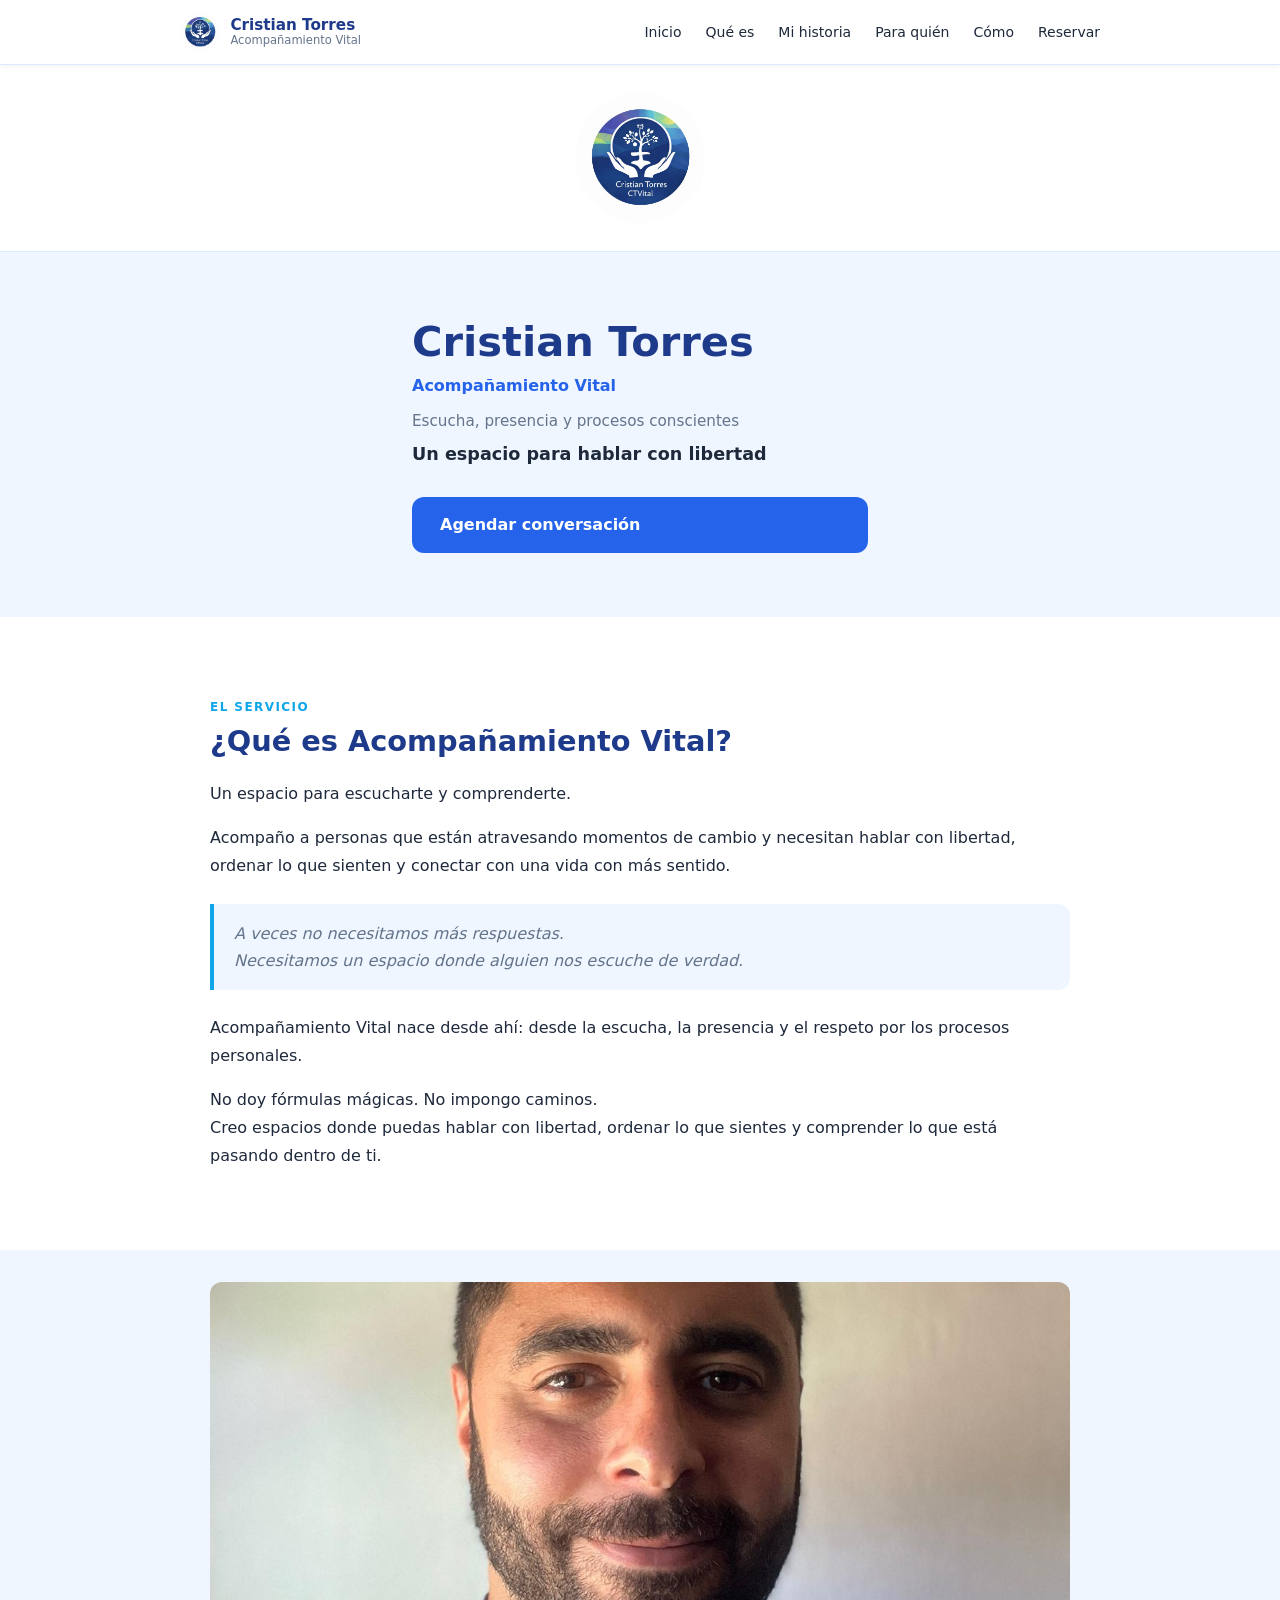
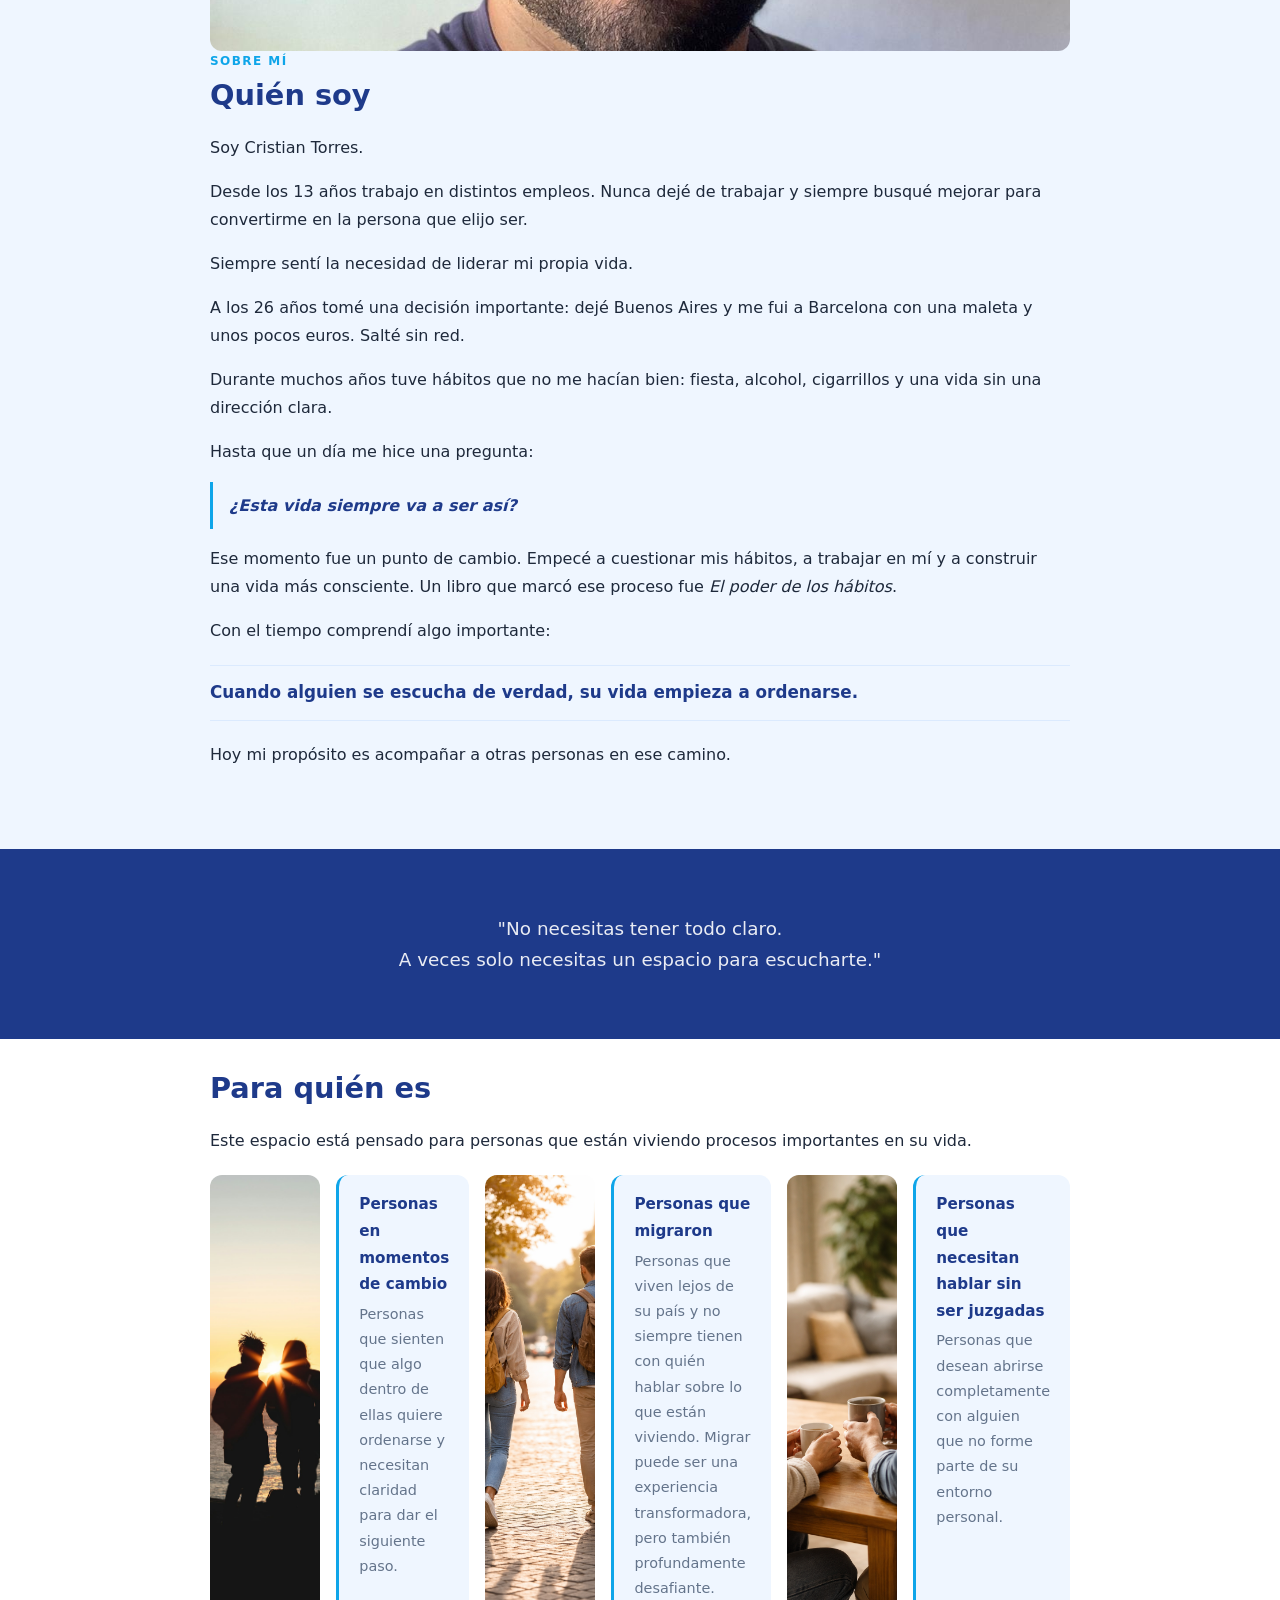
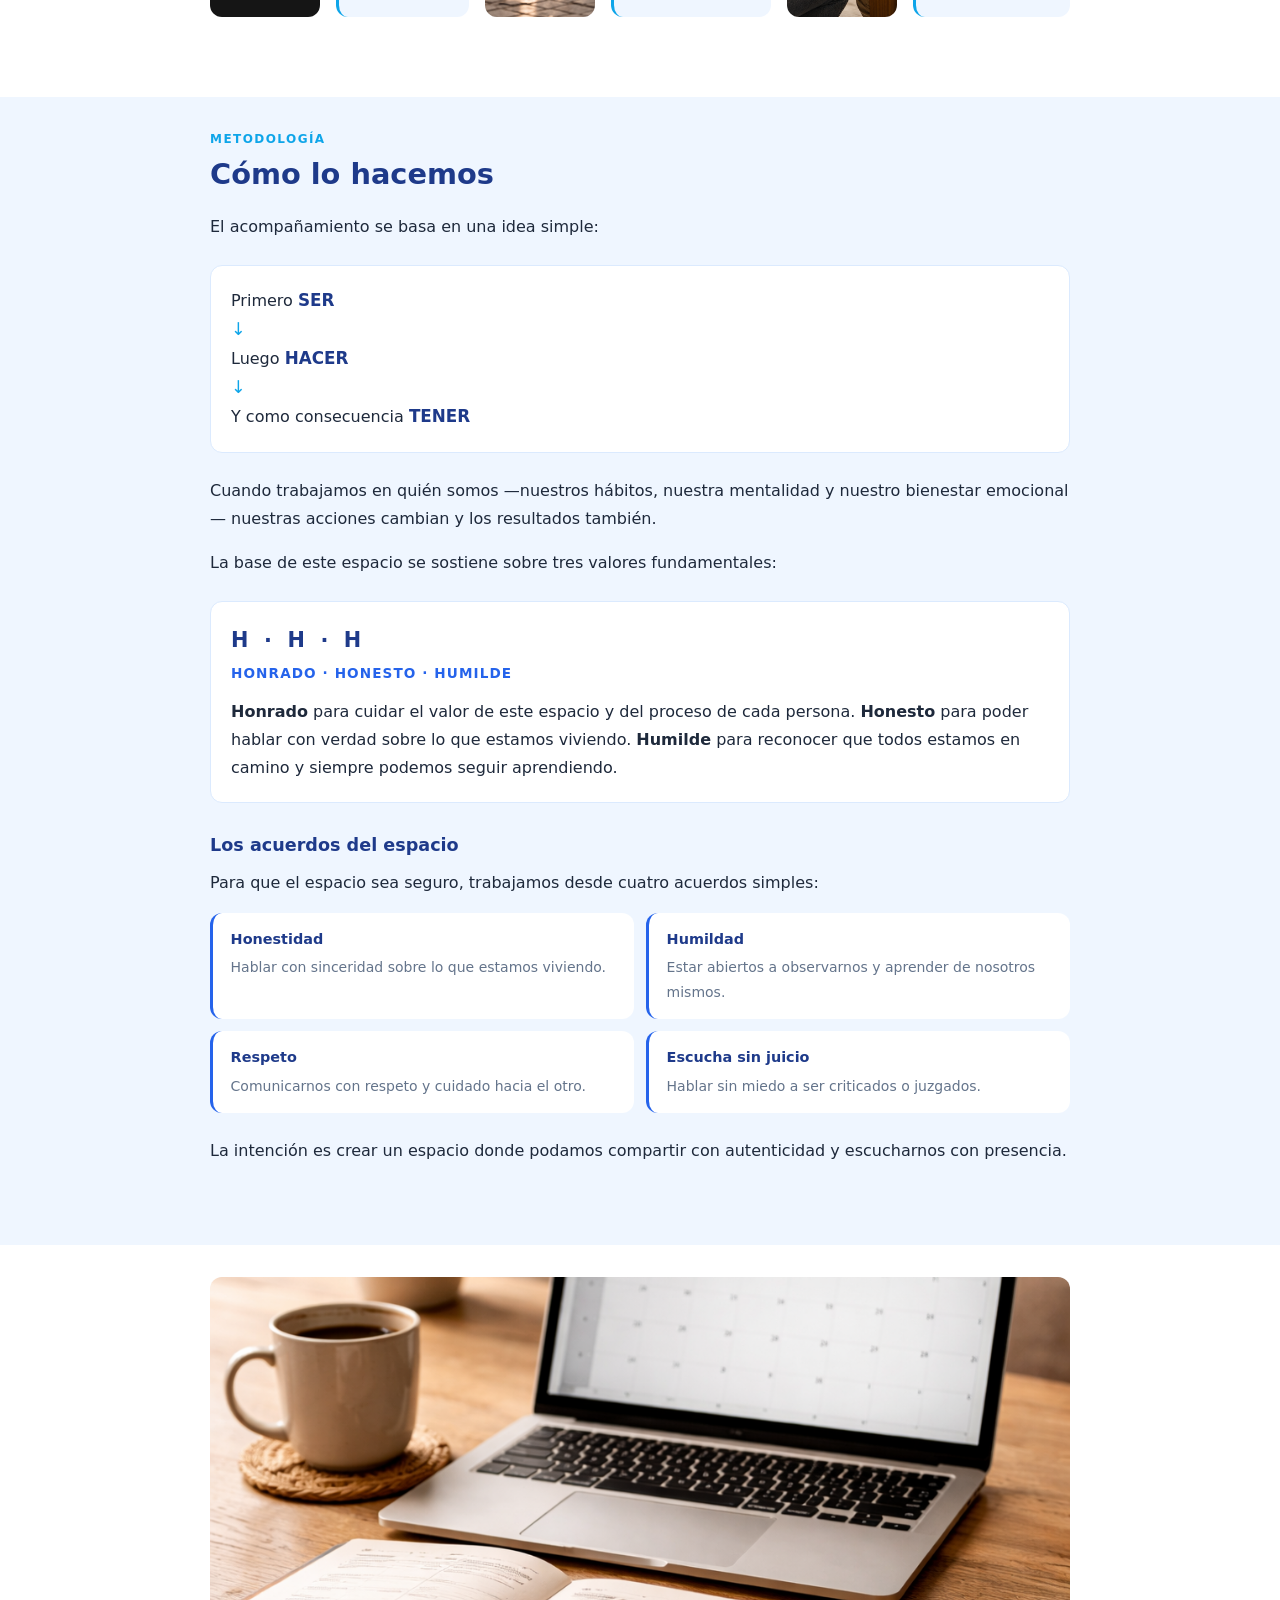
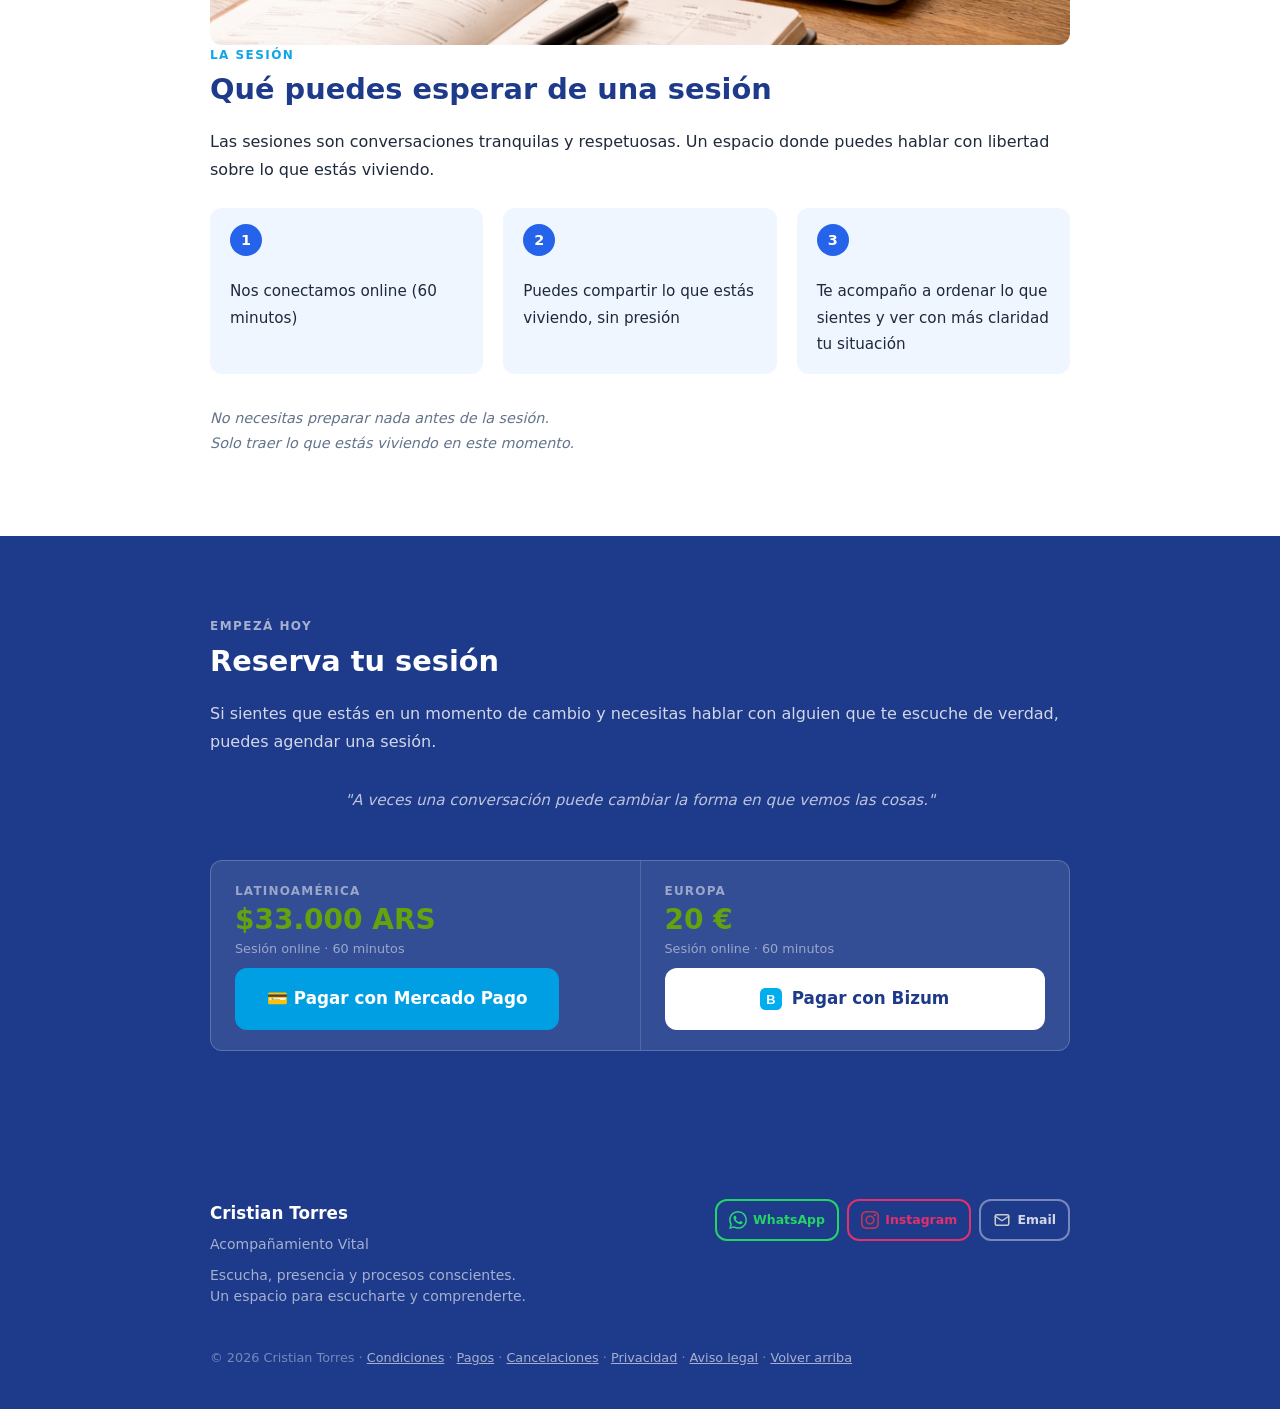
<file: index.html>
<!DOCTYPE html>
<html lang="es">
<head>
  <meta charset="UTF-8" />
  <meta name="viewport" content="width=device-width, initial-scale=1.0" />
  <title>Cristian Torres — Acompañamiento Vital</title>
  <meta name="description" content="Escucha, presencia y procesos conscientes. Un espacio para escucharte y comprenderte." />
  <link rel="icon" type="image/jpeg" href="img/logo_osqui.jpeg" />
  <link rel="stylesheet" href="css/styles.css" />
</head>
<body>

  <!-- HEADER -->
  <header>
    <div class="header-inner">
      <a href="#inicio" class="logo">
        <img src="img/logo_osqui.jpeg" alt="Logo CTVital" />
        <div class="logo-text">
          Cristian Torres
          <span>Acompañamiento Vital</span>
        </div>
      </a>
      <nav>
        <ul id="nav-menu">
          <li><a href="#inicio">Inicio</a></li>
          <li><a href="#que-es">Qué es</a></li>
          <li><a href="#historia">Mi historia</a></li>
          <li><a href="#para-quien">Para quién</a></li>
          <li><a href="#como">Cómo</a></li>
          <li><a href="#sesion">Reservar</a></li>
        </ul>
        <button class="menu-toggle" id="menu-toggle" aria-label="Abrir menú">
          <span></span><span></span><span></span>
        </button>
      </nav>
    </div>
  </header>


  <!-- ════════════════════════════════
       HERO
  ════════════════════════════════ -->
  <div class="hero-banner">
    <img src="img/logo_osqui.jpeg" alt="Logo CTVital" />
  </div>

  <section id="inicio" class="hero">
    <div class="container">
      <h1>Cristian Torres</h1>
      <p class="hero-subtitle">Acompañamiento Vital</p>
      <p class="hero-lead">Escucha, presencia y procesos conscientes</p>
      <p class="hero-lead2">Un espacio para hablar con libertad</p>
      <a href="#sesion" class="btn btn-primary">Agendar conversación</a>
    </div>
  </section>


  <!-- ════════════════════════════════
       QUÉ ES ACOMPAÑAMIENTO VITAL
  ════════════════════════════════ -->
  <section id="que-es">
    <div class="container">
      <p class="section-label">El servicio</p>
      <h2>¿Qué es Acompañamiento Vital?</h2>
      <p>Un espacio para escucharte y comprenderte.</p>
      <p>Acompaño a personas que están atravesando momentos de cambio y necesitan hablar con libertad, ordenar lo que sienten y conectar con una vida con más sentido.</p>
      <div class="quote-block">
        A veces no necesitamos más respuestas.<br>
        Necesitamos un espacio donde alguien nos escuche de verdad.
      </div>
      <p>Acompañamiento Vital nace desde ahí: desde la escucha, la presencia y el respeto por los procesos personales.</p>
      <p>No doy fórmulas mágicas. No impongo caminos.<br>
      Creo espacios donde puedas hablar con libertad, ordenar lo que sientes y comprender lo que está pasando dentro de ti.</p>
    </div>
  </section>


  <!-- ════════════════════════════════
       QUIÉN SOY
  ════════════════════════════════ -->
  <section id="historia">
    <div class="section-foto">
      <img src="img/foto_osqui.jpeg" alt="Cristian Torres" />
    </div>
    <div class="container">
      <p class="section-label">Sobre mí</p>
      <h2>Quién soy</h2>
      <p>Soy Cristian Torres.</p>
      <p>Desde los 13 años trabajo en distintos empleos. Nunca dejé de trabajar y siempre busqué mejorar para convertirme en la persona que elijo ser.</p>
      <p>Siempre sentí la necesidad de liderar mi propia vida.</p>
      <p>A los 26 años tomé una decisión importante: dejé Buenos Aires y me fui a Barcelona con una maleta y unos pocos euros. Salté sin red.</p>
      <p>Durante muchos años tuve hábitos que no me hacían bien: fiesta, alcohol, cigarrillos y una vida sin una dirección clara.</p>
      <p>Hasta que un día me hice una pregunta:</p>
      <div class="quote-inline">¿Esta vida siempre va a ser así?</div>
      <p>Ese momento fue un punto de cambio. Empecé a cuestionar mis hábitos, a trabajar en mí y a construir una vida más consciente. Un libro que marcó ese proceso fue <em>El poder de los hábitos</em>.</p>
      <p>Con el tiempo comprendí algo importante:</p>
      <p class="destacado">Cuando alguien se escucha de verdad, su vida empieza a ordenarse.</p>
      <p>Hoy mi propósito es acompañar a otras personas en ese camino.</p>
    </div>
  </section>


  <!-- ════════════════════════════════
       QUOTE
  ════════════════════════════════ -->
  <section class="quote-section">
    <div class="container">
      <blockquote>
        "No necesitas tener todo claro.<br>
        A veces solo necesitas un espacio para escucharte."
      </blockquote>
    </div>
  </section>


  <!-- ════════════════════════════════
       PARA QUIÉN ES
  ════════════════════════════════ -->
  <section id="para-quien">
    <div class="container">
      <h2>Para quién es</h2>
      <p>Este espacio está pensado para personas que están viviendo procesos importantes en su vida.</p>
      <ul class="check-list">
        <div class="section-foto" style="aspect-ratio: 1/1;">
          <img src="img/MomentoDeCambio.png" alt="Momento de cambio" />
        </div>
        <li>
          <strong>Personas en momentos de cambio</strong>
          <span>Personas que sienten que algo dentro de ellas quiere ordenarse y necesitan claridad para dar el siguiente paso.</span>
        </li>
        <div class="section-foto" style="aspect-ratio: 1/1;">
          <img src="img/Migrantes.png" alt="Migrantes" />
        </div>
        <li>
          <strong>Personas que migraron</strong>
          <span>Personas que viven lejos de su país y no siempre tienen con quién hablar sobre lo que están viviendo. Migrar puede ser una experiencia transformadora, pero también profundamente desafiante.</span>
        </li>
        <div class="section-foto" style="aspect-ratio: 1/1;">
          <img src="img/SinSerJuzgadas.png" alt="Sin ser juzgadas" />
        </div>
        <li>
          <strong>Personas que necesitan hablar sin ser juzgadas</strong>
          <span>Personas que desean abrirse completamente con alguien que no forme parte de su entorno personal.</span>
        </li>
      </ul>
    </div>
  </section>


  <!-- ════════════════════════════════
       CÓMO LO HACEMOS
  ════════════════════════════════ -->
  <section id="como">
    <div class="container">
      <p class="section-label">Metodología</p>
      <h2>Cómo lo hacemos</h2>
      <p>El acompañamiento se basa en una idea simple:</p>

      <div class="ser-hacer-tener">
        <div class="sht-item">Primero <strong>SER</strong></div>
        <div class="sht-arrow">↓</div>
        <div class="sht-item">Luego <strong>HACER</strong></div>
        <div class="sht-arrow">↓</div>
        <div class="sht-item">Y como consecuencia <strong>TENER</strong></div>
      </div>

      <p>Cuando trabajamos en quién somos —nuestros hábitos, nuestra mentalidad y nuestro bienestar emocional— nuestras acciones cambian y los resultados también.</p>

      <p>La base de este espacio se sostiene sobre tres valores fundamentales:</p>
      <div class="hhh-block">
        <p class="hhh-sigla">H · H · H</p>
        <p class="hhh-nombres">Honrado · Honesto · Humilde</p>
        <p><strong>Honrado</strong> para cuidar el valor de este espacio y del proceso de cada persona. <strong>Honesto</strong> para poder hablar con verdad sobre lo que estamos viviendo. <strong>Humilde</strong> para reconocer que todos estamos en camino y siempre podemos seguir aprendiendo.</p>
      </div>

      <h3>Los acuerdos del espacio</h3>
      <p>Para que el espacio sea seguro, trabajamos desde cuatro acuerdos simples:</p>

      <ul class="acuerdos-list">
        <li>
          <strong>Honestidad</strong>
          <span>Hablar con sinceridad sobre lo que estamos viviendo.</span>
        </li>
        <li>
          <strong>Humildad</strong>
          <span>Estar abiertos a observarnos y aprender de nosotros mismos.</span>
        </li>
        <li>
          <strong>Respeto</strong>
          <span>Comunicarnos con respeto y cuidado hacia el otro.</span>
        </li>
        <li>
          <strong>Escucha sin juicio</strong>
          <span>Hablar sin miedo a ser criticados o juzgados.</span>
        </li>
      </ul>

      <p>La intención es crear un espacio donde podamos compartir con autenticidad y escucharnos con presencia.</p>
    </div>
  </section>


  <!-- ════════════════════════════════
       QUÉ PUEDES ESPERAR DE UNA SESIÓN
  ════════════════════════════════ -->
  <section id="esperar">
    <div class="section-foto">
      <img src="img/Sesion.png" alt="Sesión online" />
    </div>
    <div class="container">
      <p class="section-label">La sesión</p>
      <h2>Qué puedes esperar de una sesión</h2>
      <p>Las sesiones son conversaciones tranquilas y respetuosas. Un espacio donde puedes hablar con libertad sobre lo que estás viviendo.</p>

      <div class="pasos">
        <div class="paso">
          <span class="paso-num">1</span>
          <p>Nos conectamos online (60 minutos)</p>
        </div>
        <div class="paso">
          <span class="paso-num">2</span>
          <p>Puedes compartir lo que estás viviendo, sin presión</p>
        </div>
        <div class="paso">
          <span class="paso-num">3</span>
          <p>Te acompaño a ordenar lo que sientes y ver con más claridad tu situación</p>
        </div>
      </div>

      <p class="sesion-nota">No necesitas preparar nada antes de la sesión.<br>Solo traer lo que estás viviendo en este momento.</p>
    </div>
  </section>


  <!-- ════════════════════════════════
       RESERVA TU SESIÓN
  ════════════════════════════════ -->
  <section id="sesion">
    <div class="container">
      <p class="section-label">Empezá hoy</p>
      <h2>Reserva tu sesión</h2>
      <p>Si sientes que estás en un momento de cambio y necesitas hablar con alguien que te escuche de verdad, puedes agendar una sesión.</p>

      <div class="reserva-quote">
        "A veces una conversación puede cambiar la forma en que vemos las cosas."
      </div>

      <div class="precios">

        <div class="precio-item">
          <p class="precio-region">Latinoamérica</p>
          <p class="precio-valor">$33.000 ARS</p>
          <p class="precio-detalle">Sesión online · 60 minutos</p>
          <!--
            Reemplazá "REEMPLAZAR_CON_TU_INIT_POINT" con la URL real.
            Ver tutorial: docs/mercadopago-tutorial.md
          -->
          <a
            href="https://www.mercadopago.com.ar/checkout/v1/redirect?pref_id=425929776-0c58f0fc-3658-4d68-a7fd-c5c7f0930ed0"
            class="btn btn-mp"
            id="btn-pago"
          >
            💳 Pagar con Mercado Pago
          </a>
        </div>

        <div class="precio-divider"></div>

        <div class="precio-item">
          <p class="precio-region">Europa</p>
          <p class="precio-valor">20 €</p>
          <p class="precio-detalle">Sesión online · 60 minutos</p>
          <a href="pago-bizum.html" class="btn btn-bizum">
            <img src="img/icons/bizum.svg" alt="" style="width:22px;height:22px;border-radius:4px;" />
            Pagar con Bizum
          </a>
        </div>

      </div>
    </div>
  </section>


  <!-- ════════════════════════════════
       FOOTER
  ════════════════════════════════ -->
  <footer>
    <div class="footer-inner">
      <div class="footer-brand">
        <strong>Cristian Torres</strong>
        <span>Acompañamiento Vital</span>
        <span class="footer-tagline">Escucha, presencia y procesos conscientes.<br>Un espacio para escucharte y comprenderte.</span>
      </div>

      <div class="contact-links">
        <!-- EDITAR: reemplazá con tu número real -->
        <a
          href="https://wa.me/34653065171?text=Hola%20Cristian%2C%20quiero%20saber%20m%C3%A1s%20sobre%20el%20Acompa%C3%B1amiento%20Vital"
          class="contact-link contact-link--whatsapp"
          target="_blank" rel="noopener"
        >
          <img src="img/icons/whatsapp.svg" alt="" class="contact-icon" />
          WhatsApp
        </a>
        <!-- EDITAR: reemplazá con tu usuario de Instagram -->
        <a
          href="https://instagram.com/ctavital"
          class="contact-link contact-link--instagram"
          target="_blank" rel="noopener"
        >
          <img src="img/icons/instagram.svg" alt="" class="contact-icon" />
          Instagram
        </a>
        <!-- EDITAR: reemplazá con tu email real -->
        <a href="mailto:avcristiantorres@gmail.com" class="contact-link contact-link--mail">
          <img src="img/icons/mail.svg" alt="" class="contact-icon" />
          Email
        </a>
      </div>

      <p class="footer-copy">© 2026 Cristian Torres · <a href="legales.html#condiciones">Condiciones</a> · <a href="legales.html#pagos">Pagos</a> · <a href="legales.html#cancelaciones">Cancelaciones</a> · <a href="legales.html#privacidad">Privacidad</a> · <a href="legales.html#aviso-legal">Aviso legal</a> · <a href="#inicio">Volver arriba</a></p>
    </div>
  </footer>

  <script src="js/main.js"></script>
</body>
</html>
</file>
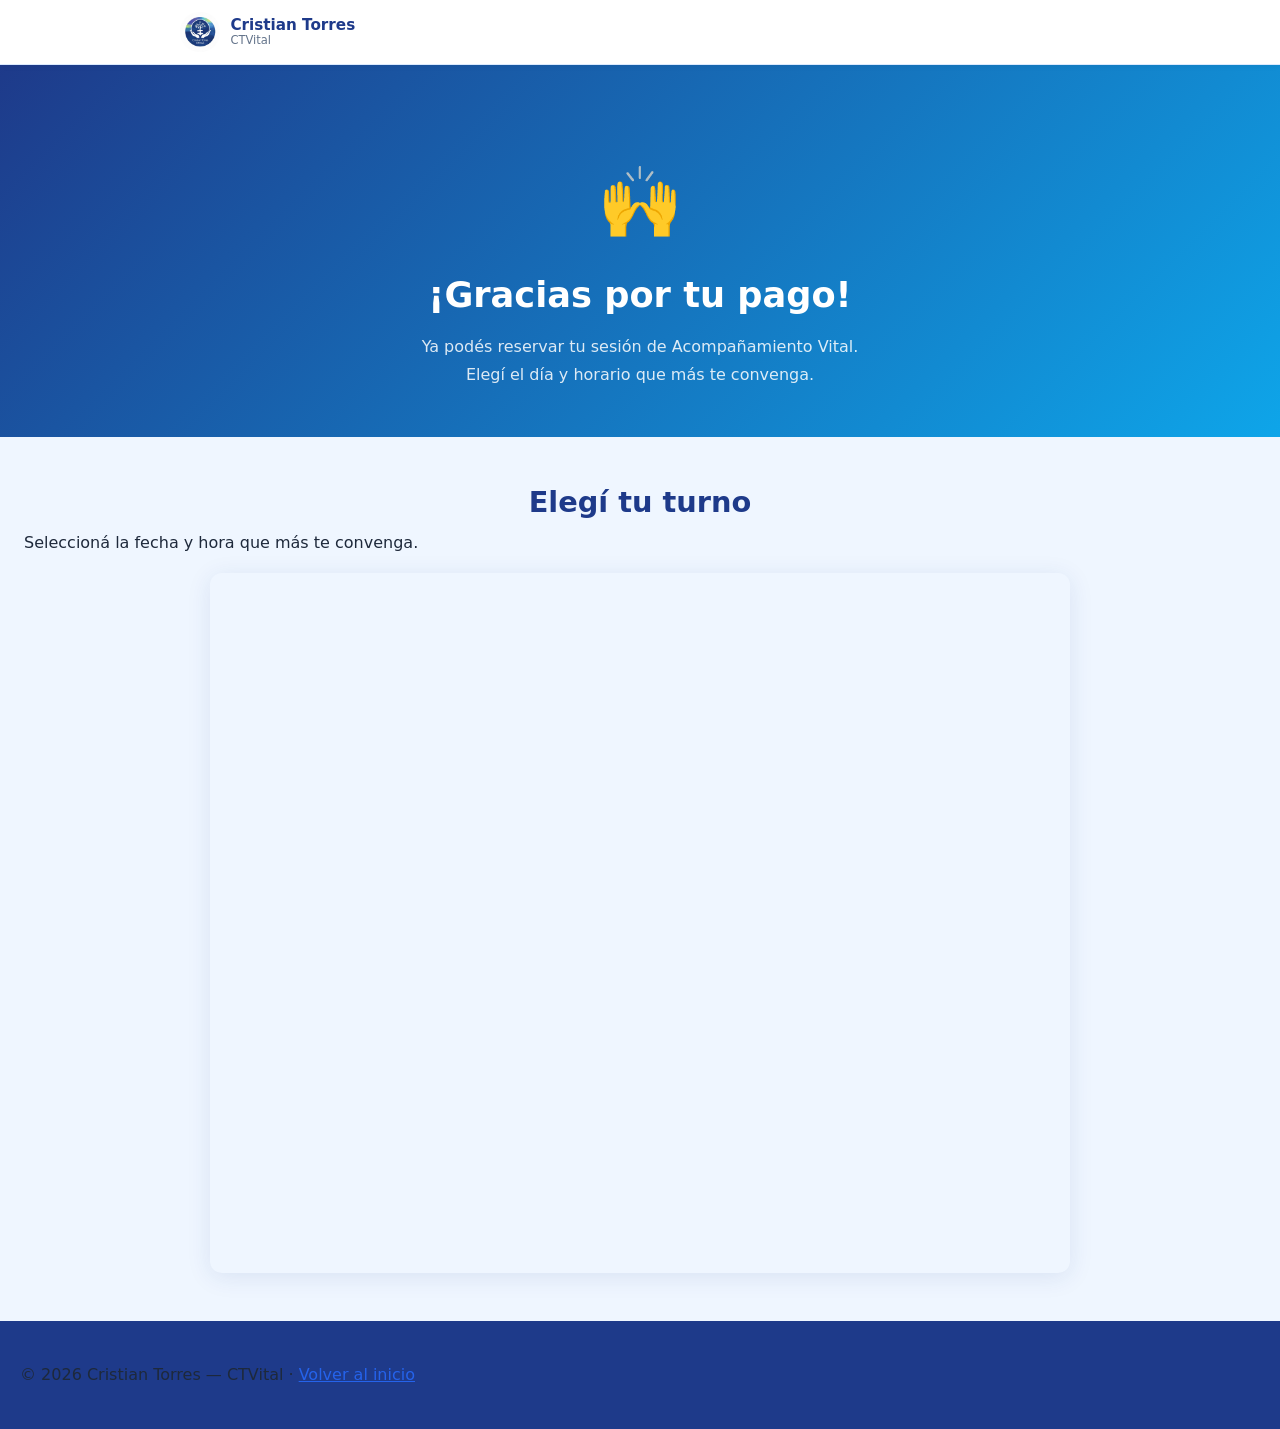
<file: gracias.html>
<!DOCTYPE html>
<html lang="es">
<head>
  <meta charset="UTF-8" />
  <meta name="viewport" content="width=device-width, initial-scale=1.0" />
  <title>Gracias — Cristian Torres CTVital</title>
  <meta name="robots" content="noindex" />
  <link rel="icon" type="image/jpeg" href="img/logo_osqui.jpeg" />
  <link rel="stylesheet" href="css/styles.css" />
  <style>
    .gracias-hero {
      background: linear-gradient(135deg, var(--color-primary), var(--color-accent));
      color: white;
      text-align: center;
      padding: 5rem 1.5rem 3rem;
    }
    .gracias-hero h1 { color: white; font-size: 2.2rem; }
    .gracias-hero p  { color: rgba(255,255,255,0.85); max-width: 500px; margin: 1rem auto 0; }
    .checkmark { font-size: 4rem; margin-bottom: 1rem; display: block; }

    .calendly-section {
      padding: 3rem 1.5rem;
      background: var(--color-light);
    }
    .calendly-section h2 { text-align: center; margin-bottom: 0.5rem; }
    .calendly-section > p { text-align: center; margin-bottom: 2rem; color: var(--color-text-light); }

    /* Widget de Calendly */
    .calendly-inline-widget {
      min-width: 320px;
      max-width: 860px;
      margin: 0 auto;
      border-radius: var(--radius);
      overflow: hidden;
      box-shadow: 0 4px 24px rgba(30,58,138,0.1);
    }

    /* Modal comprobante */
    .modal-overlay {
      display: none;
      position: fixed;
      inset: 0;
      background: rgba(0,0,0,0.55);
      z-index: 999;
      align-items: center;
      justify-content: center;
      padding: 1.5rem;
    }
    .modal-overlay.visible {
      display: flex;
    }
    .modal {
      background: var(--color-white);
      border-radius: var(--radius);
      padding: 2.5rem 2rem;
      max-width: 460px;
      width: 100%;
      text-align: center;
      box-shadow: 0 20px 60px rgba(0,0,0,0.25);
      animation: modal-in 0.25s ease;
    }
    @keyframes modal-in {
      from { transform: scale(0.92); opacity: 0; }
      to   { transform: scale(1);    opacity: 1; }
    }
    .modal-icon { font-size: 3rem; margin-bottom: 0.75rem; display: block; }
    .modal h2 { font-size: 1.4rem; margin-bottom: 0.75rem; color: var(--color-primary); }
    .modal p  { color: var(--color-text-light); font-size: 0.95rem; margin-bottom: 1.5rem; }
    .modal-btn-wp {
      display: inline-flex;
      align-items: center;
      gap: 0.6rem;
      background: #25D366;
      color: white;
      font-weight: 700;
      font-size: 1rem;
      padding: 0.85rem 2rem;
      border-radius: var(--radius);
      text-decoration: none;
      transition: background 0.2s, transform 0.2s;
    }
    .modal-btn-wp:hover { background: #1ebe5d; color: white; transform: translateY(-2px); }
    .modal-btn-wp img { width: 22px; height: 22px; filter: brightness(0) invert(1); }
    .modal-close {
      display: block;
      margin-top: 1rem;
      font-size: 0.8rem;
      color: var(--color-text-light);
      cursor: pointer;
      background: none;
      border: none;
      text-decoration: underline;
    }
  </style>
</head>
<body>

  <!-- Header mínimo -->
  <header>
    <div class="header-inner">
      <a href="index.html" class="logo">
        <img src="img/logo_osqui.jpeg" alt="Logo CTVital" />
        <div class="logo-text">Cristian Torres <span>CTVital</span></div>
      </a>
    </div>
  </header>

  <!-- Mensaje de éxito -->
  <div class="gracias-hero">
    <span class="checkmark">🙌</span>
    <h1>¡Gracias por tu pago!</h1>
    <p>
      Ya podés reservar tu sesión de Acompañamiento Vital.<br>
      Elegí el día y horario que más te convenga.
    </p>
  </div>

  <!-- Calendly embed -->
  <section class="calendly-section">
    <div>
      <h2>Elegí tu turno</h2>
      <p>Seleccioná la fecha y hora que más te convenga.</p>

      <div
        class="calendly-inline-widget"
        data-url="https://calendly.com/avcristiantorres"
        style="height:700px;"
      ></div>

      <script
        src="https://assets.calendly.com/assets/external/widget.js"
        type="text/javascript"
        async
      ></script>

    </div>
  </section>

  <!-- Modal: enviar comprobante por WhatsApp -->
  <div class="modal-overlay" id="modal-comprobante">
    <div class="modal">
      <span class="modal-icon">🎉</span>
      <h2>¡Turno agendado!</h2>
      <p>
        Para <strong>confirmar tu sesión</strong>, enviá el comprobante
        de pago por WhatsApp a Cristian Torres.
      </p>
      <!-- EDITAR: reemplazá con tu número real -->
      <a
        href="https://wa.me/34653065171?text=Hola%20Cristian%2C%20acabo%20de%20agendar%20mi%20sesi%C3%B3n%20y%20te%20env%C3%ADo%20el%20comprobante%20de%20pago."
        class="modal-btn-wp"
        target="_blank"
        rel="noopener"
      >
        <img src="img/icons/whatsapp.svg" alt="" />
        Enviar comprobante
      </a>
      <button class="modal-close" id="modal-close">Cerrar</button>
    </div>
  </div>

  <script>
    // Escucha el evento de Calendly cuando el turno es confirmado
    window.addEventListener('message', function(e) {
      if (e.data.event === 'calendly.event_scheduled') {
        document.getElementById('modal-comprobante').classList.add('visible');
      }
    });

    document.getElementById('modal-close').addEventListener('click', function() {
      document.getElementById('modal-comprobante').classList.remove('visible');
    });
  </script>

  <footer>
    <p>© 2026 Cristian Torres — CTVital · <a href="index.html">Volver al inicio</a></p>
  </footer>

</body>
</html>
</file>
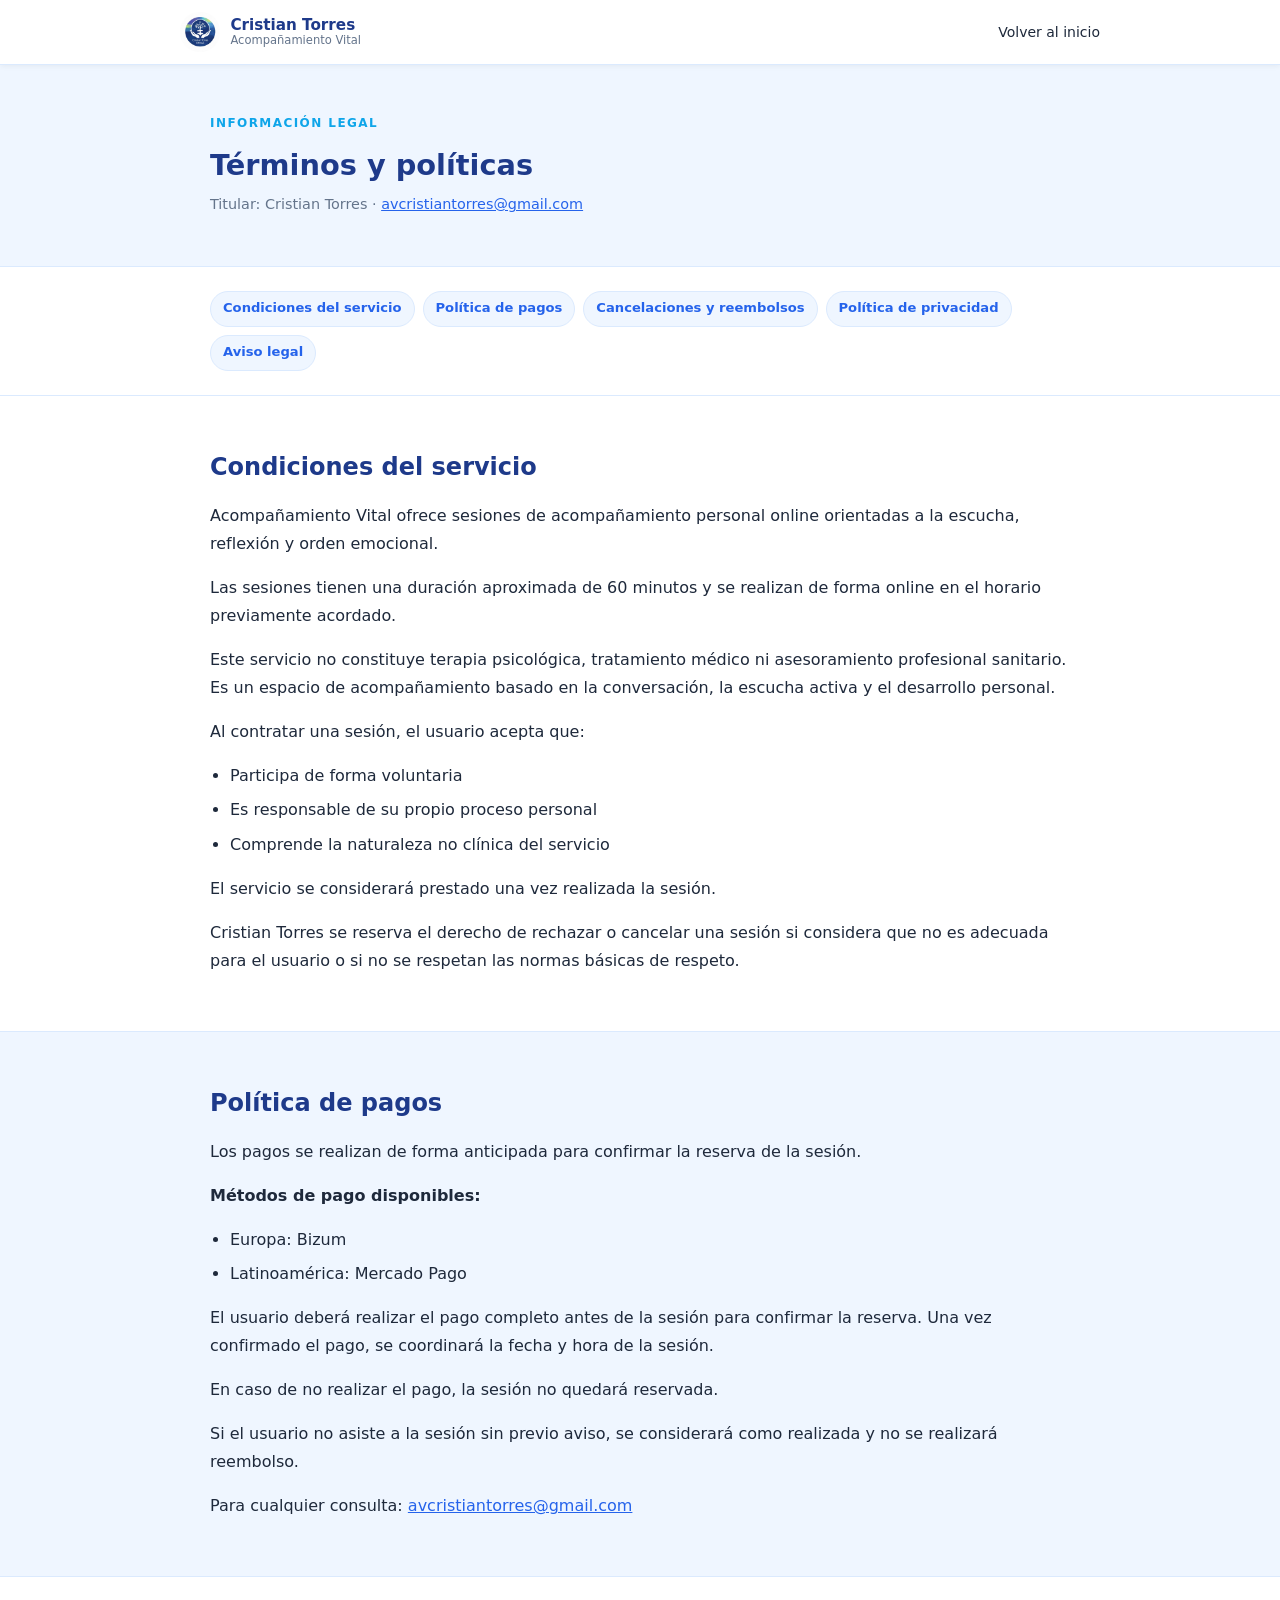
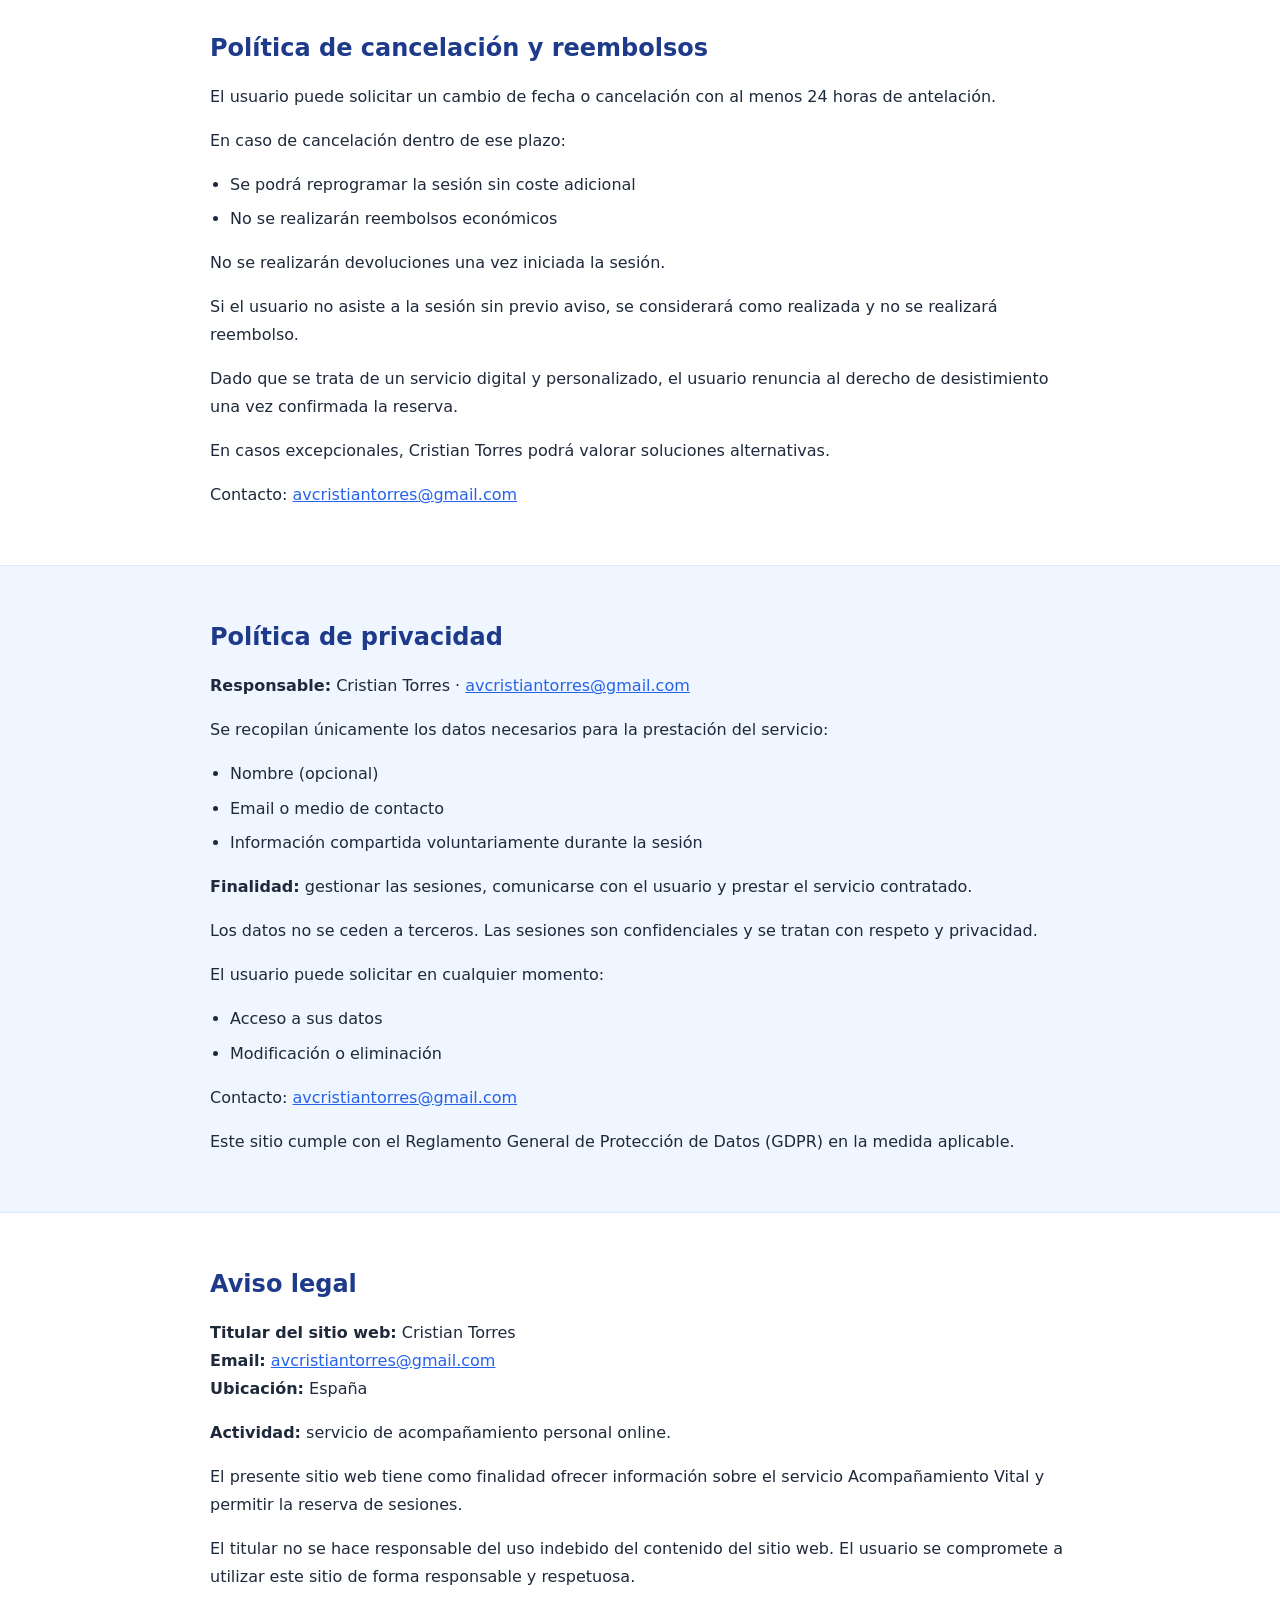
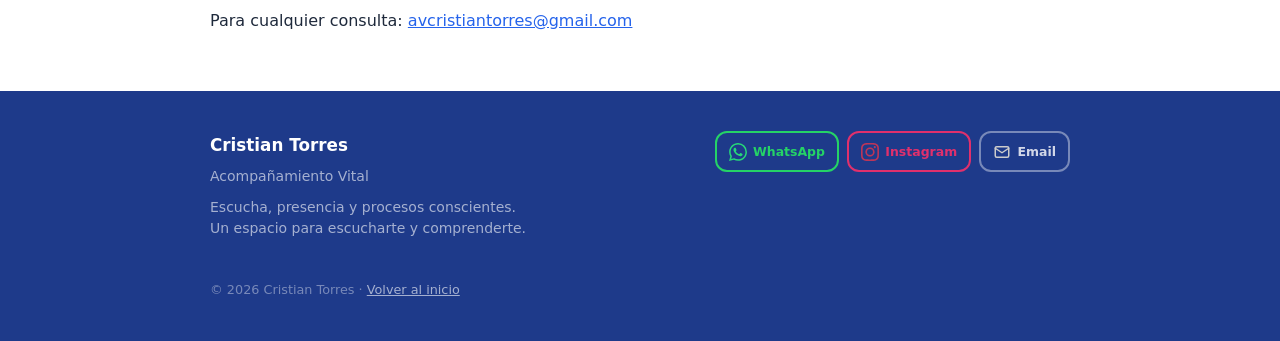
<file: legales.html>
<!DOCTYPE html>
<html lang="es">
<head>
  <meta charset="UTF-8" />
  <meta name="viewport" content="width=device-width, initial-scale=1.0" />
  <title>Información legal — Acompañamiento Vital</title>
  <meta name="description" content="Condiciones del servicio, políticas de pago, cancelación, privacidad y aviso legal de Acompañamiento Vital." />
  <link rel="icon" type="image/jpeg" href="img/logo_osqui.jpeg" />
  <link rel="stylesheet" href="css/styles.css" />
  <style>
    .legales-header {
      background: var(--color-light);
      padding: 2.5rem 1.25rem;
      border-bottom: 1px solid var(--color-border);
    }
    .legales-header .container {
      display: flex;
      flex-direction: column;
      gap: 0.5rem;
    }
    .legales-header h1 {
      font-size: clamp(1.4rem, 5vw, 1.8rem);
      margin-bottom: 0;
    }
    .legales-nav {
      display: flex;
      flex-wrap: wrap;
      gap: 0.5rem;
      padding: 1.5rem 1.25rem;
      background: var(--color-white);
      border-bottom: 1px solid var(--color-border);
    }
    .legales-nav .container {
      display: flex;
      flex-wrap: wrap;
      gap: 0.5rem;
    }
    .legales-nav a {
      font-size: 0.82rem;
      font-weight: 600;
      color: var(--color-secondary);
      text-decoration: none;
      padding: 0.35rem 0.75rem;
      border: 1px solid var(--color-border);
      border-radius: 999px;
      background: var(--color-light);
      transition: all 0.2s;
      white-space: nowrap;
    }
    .legales-nav a:hover {
      background: var(--color-secondary);
      color: var(--color-white);
      border-color: var(--color-secondary);
    }
    .legal-section {
      padding: 3rem 1.25rem;
      border-bottom: 1px solid var(--color-border);
    }
    .legal-section:last-of-type {
      border-bottom: none;
    }
    .legal-section h2 {
      font-size: clamp(1.2rem, 5vw, 1.5rem);
      margin-bottom: 1.25rem;
    }
    .legal-section ul {
      padding-left: 1.25rem;
      margin: 0.75rem 0 1rem;
    }
    .legal-section ul li {
      margin-bottom: 0.4rem;
      color: var(--color-text);
    }
    .legal-back {
      display: inline-flex;
      align-items: center;
      gap: 0.4rem;
      font-size: 0.85rem;
      font-weight: 600;
      color: var(--color-secondary);
      text-decoration: none;
    }
    .legal-back:hover { color: var(--color-primary); }
    @media (min-width: 768px) {
      .legales-header { padding: 3rem 2rem; }
      .legales-nav { padding: 1.5rem 2rem; }
      .legal-section { padding: 3.5rem 2rem; }
    }
  </style>
</head>
<body>

  <!-- HEADER -->
  <header>
    <div class="header-inner">
      <a href="index.html" class="logo">
        <img src="img/logo_osqui.jpeg" alt="Logo CTVital" />
        <div class="logo-text">
          Cristian Torres
          <span>Acompañamiento Vital</span>
        </div>
      </a>
      <nav>
        <ul>
          <li><a href="index.html">Volver al inicio</a></li>
        </ul>
      </nav>
    </div>
  </header>


  <!-- TÍTULO -->
  <div class="legales-header">
    <div class="container">
      <p class="section-label">Información legal</p>
      <h1>Términos y políticas</h1>
      <p style="margin:0; color: var(--color-text-light); font-size: 0.9rem;">Titular: Cristian Torres · <a href="mailto:avcristiantorres@gmail.com">avcristiantorres@gmail.com</a></p>
    </div>
  </div>

  <!-- ÍNDICE -->
  <nav class="legales-nav" aria-label="Secciones">
    <div class="container">
      <a href="#condiciones">Condiciones del servicio</a>
      <a href="#pagos">Política de pagos</a>
      <a href="#cancelaciones">Cancelaciones y reembolsos</a>
      <a href="#privacidad">Política de privacidad</a>
      <a href="#aviso-legal">Aviso legal</a>
    </div>
  </nav>


  <!-- ════════════════════════════════
       CONDICIONES DEL SERVICIO
  ════════════════════════════════ -->
  <section id="condiciones" class="legal-section">
    <div class="container">
      <h2>Condiciones del servicio</h2>
      <p>Acompañamiento Vital ofrece sesiones de acompañamiento personal online orientadas a la escucha, reflexión y orden emocional.</p>
      <p>Las sesiones tienen una duración aproximada de 60 minutos y se realizan de forma online en el horario previamente acordado.</p>
      <p>Este servicio no constituye terapia psicológica, tratamiento médico ni asesoramiento profesional sanitario. Es un espacio de acompañamiento basado en la conversación, la escucha activa y el desarrollo personal.</p>
      <p>Al contratar una sesión, el usuario acepta que:</p>
      <ul>
        <li>Participa de forma voluntaria</li>
        <li>Es responsable de su propio proceso personal</li>
        <li>Comprende la naturaleza no clínica del servicio</li>
      </ul>
      <p>El servicio se considerará prestado una vez realizada la sesión.</p>
      <p>Cristian Torres se reserva el derecho de rechazar o cancelar una sesión si considera que no es adecuada para el usuario o si no se respetan las normas básicas de respeto.</p>
    </div>
  </section>


  <!-- ════════════════════════════════
       POLÍTICA DE PAGOS
  ════════════════════════════════ -->
  <section id="pagos" class="legal-section" style="background: var(--color-light);">
    <div class="container">
      <h2>Política de pagos</h2>
      <p>Los pagos se realizan de forma anticipada para confirmar la reserva de la sesión.</p>
      <p><strong>Métodos de pago disponibles:</strong></p>
      <ul>
        <li>Europa: Bizum</li>
        <li>Latinoamérica: Mercado Pago</li>
      </ul>
      <p>El usuario deberá realizar el pago completo antes de la sesión para confirmar la reserva. Una vez confirmado el pago, se coordinará la fecha y hora de la sesión.</p>
      <p>En caso de no realizar el pago, la sesión no quedará reservada.</p>
      <p>Si el usuario no asiste a la sesión sin previo aviso, se considerará como realizada y no se realizará reembolso.</p>
      <p>Para cualquier consulta: <a href="mailto:avcristiantorres@gmail.com">avcristiantorres@gmail.com</a></p>
    </div>
  </section>


  <!-- ════════════════════════════════
       CANCELACIONES Y REEMBOLSOS
  ════════════════════════════════ -->
  <section id="cancelaciones" class="legal-section">
    <div class="container">
      <h2>Política de cancelación y reembolsos</h2>
      <p>El usuario puede solicitar un cambio de fecha o cancelación con al menos 24 horas de antelación.</p>
      <p>En caso de cancelación dentro de ese plazo:</p>
      <ul>
        <li>Se podrá reprogramar la sesión sin coste adicional</li>
        <li>No se realizarán reembolsos económicos</li>
      </ul>
      <p>No se realizarán devoluciones una vez iniciada la sesión.</p>
      <p>Si el usuario no asiste a la sesión sin previo aviso, se considerará como realizada y no se realizará reembolso.</p>
      <p>Dado que se trata de un servicio digital y personalizado, el usuario renuncia al derecho de desistimiento una vez confirmada la reserva.</p>
      <p>En casos excepcionales, Cristian Torres podrá valorar soluciones alternativas.</p>
      <p>Contacto: <a href="mailto:avcristiantorres@gmail.com">avcristiantorres@gmail.com</a></p>
    </div>
  </section>


  <!-- ════════════════════════════════
       POLÍTICA DE PRIVACIDAD
  ════════════════════════════════ -->
  <section id="privacidad" class="legal-section" style="background: var(--color-light);">
    <div class="container">
      <h2>Política de privacidad</h2>
      <p><strong>Responsable:</strong> Cristian Torres · <a href="mailto:avcristiantorres@gmail.com">avcristiantorres@gmail.com</a></p>
      <p>Se recopilan únicamente los datos necesarios para la prestación del servicio:</p>
      <ul>
        <li>Nombre (opcional)</li>
        <li>Email o medio de contacto</li>
        <li>Información compartida voluntariamente durante la sesión</li>
      </ul>
      <p><strong>Finalidad:</strong> gestionar las sesiones, comunicarse con el usuario y prestar el servicio contratado.</p>
      <p>Los datos no se ceden a terceros. Las sesiones son confidenciales y se tratan con respeto y privacidad.</p>
      <p>El usuario puede solicitar en cualquier momento:</p>
      <ul>
        <li>Acceso a sus datos</li>
        <li>Modificación o eliminación</li>
      </ul>
      <p>Contacto: <a href="mailto:avcristiantorres@gmail.com">avcristiantorres@gmail.com</a></p>
      <p>Este sitio cumple con el Reglamento General de Protección de Datos (GDPR) en la medida aplicable.</p>
    </div>
  </section>


  <!-- ════════════════════════════════
       AVISO LEGAL
  ════════════════════════════════ -->
  <section id="aviso-legal" class="legal-section">
    <div class="container">
      <h2>Aviso legal</h2>
      <p><strong>Titular del sitio web:</strong> Cristian Torres<br>
      <strong>Email:</strong> <a href="mailto:avcristiantorres@gmail.com">avcristiantorres@gmail.com</a><br>
      <strong>Ubicación:</strong> España</p>
      <p><strong>Actividad:</strong> servicio de acompañamiento personal online.</p>
      <p>El presente sitio web tiene como finalidad ofrecer información sobre el servicio Acompañamiento Vital y permitir la reserva de sesiones.</p>
      <p>El titular no se hace responsable del uso indebido del contenido del sitio web. El usuario se compromete a utilizar este sitio de forma responsable y respetuosa.</p>
      <p>Para cualquier consulta: <a href="mailto:avcristiantorres@gmail.com">avcristiantorres@gmail.com</a></p>
    </div>
  </section>


  <!-- FOOTER -->
  <footer>
    <div class="footer-inner">
      <div class="footer-brand">
        <strong>Cristian Torres</strong>
        <span>Acompañamiento Vital</span>
        <span class="footer-tagline">Escucha, presencia y procesos conscientes.<br>Un espacio para escucharte y comprenderte.</span>
      </div>

      <div class="contact-links">
        <a
          href="https://wa.me/34653065171?text=Hola%20Cristian%2C%20quiero%20saber%20m%C3%A1s%20sobre%20el%20Acompa%C3%B1amiento%20Vital"
          class="contact-link contact-link--whatsapp"
          target="_blank" rel="noopener"
        >
          <img src="img/icons/whatsapp.svg" alt="" class="contact-icon" />
          WhatsApp
        </a>
        <a
          href="https://instagram.com/ctavital"
          class="contact-link contact-link--instagram"
          target="_blank" rel="noopener"
        >
          <img src="img/icons/instagram.svg" alt="" class="contact-icon" />
          Instagram
        </a>
        <a href="mailto:avcristiantorres@gmail.com" class="contact-link contact-link--mail">
          <img src="img/icons/mail.svg" alt="" class="contact-icon" />
          Email
        </a>
      </div>

      <p class="footer-copy">© 2026 Cristian Torres · <a href="index.html">Volver al inicio</a></p>
    </div>
  </footer>

  <script src="js/main.js"></script>
</body>
</html>
</file>
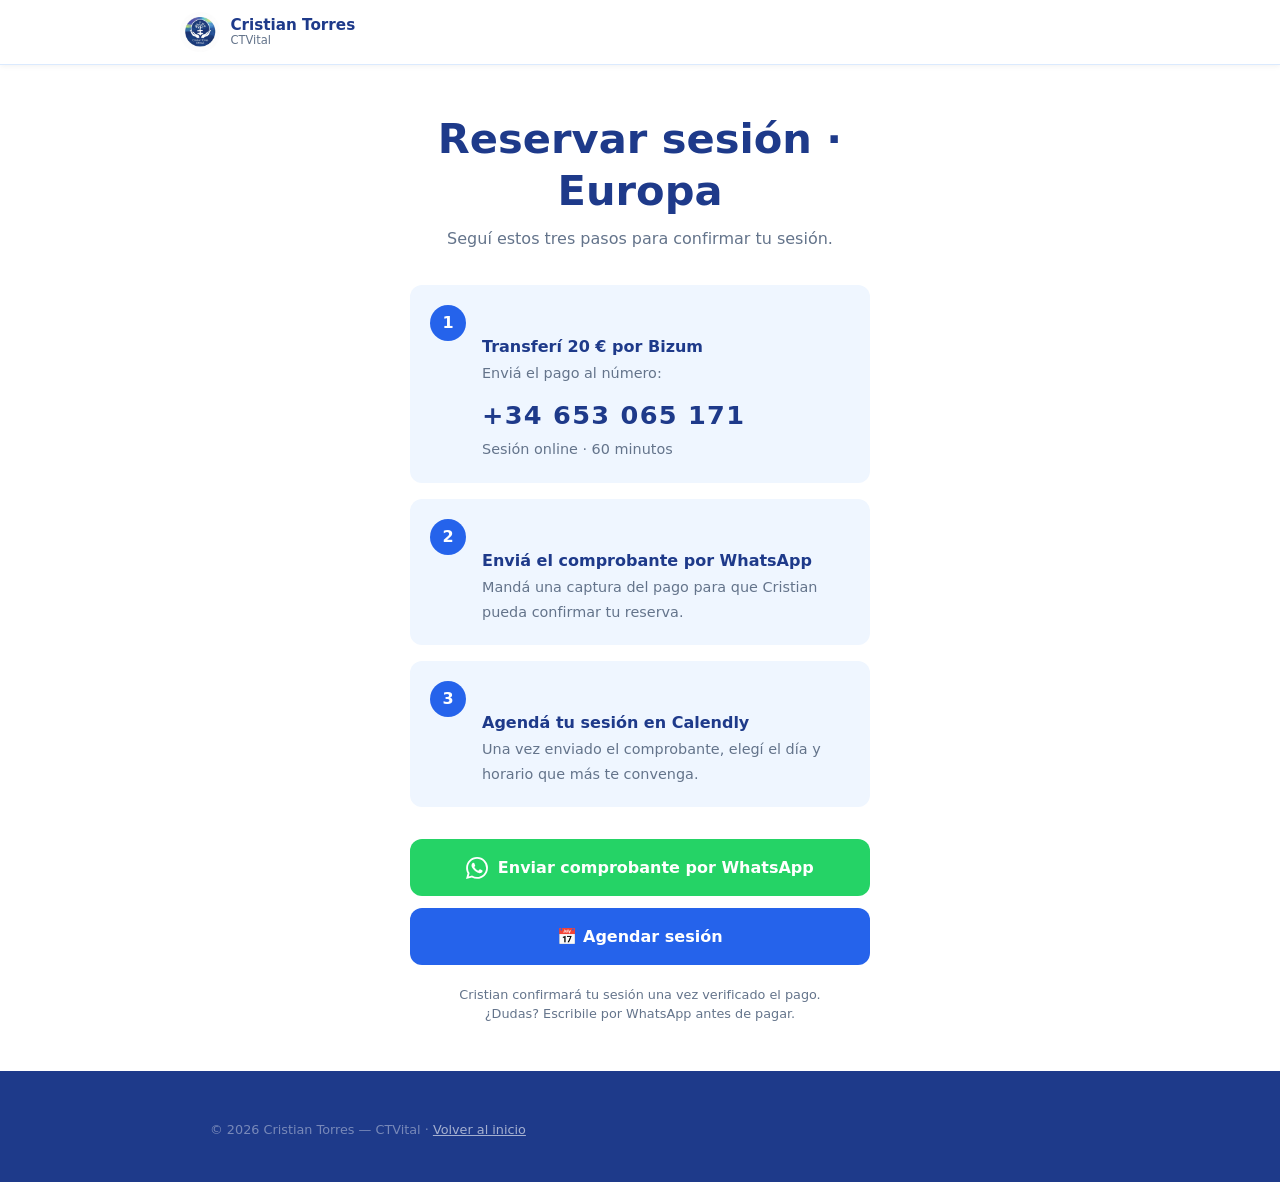
<file: pago-bizum.html>
<!DOCTYPE html>
<html lang="es">
<head>
  <meta charset="UTF-8" />
  <meta name="viewport" content="width=device-width, initial-scale=1.0" />
  <title>Pago por Bizum — Cristian Torres CTVital</title>
  <meta name="robots" content="noindex" />
  <link rel="icon" type="image/jpeg" href="img/logo_osqui.jpeg" />
  <link rel="stylesheet" href="css/styles.css" />
  <style>
    .bizum-page {
      max-width: 500px;
      margin: 0 auto;
      padding: 3rem 1.25rem;
      text-align: center;
    }

    .step {
      display: flex;
      align-items: flex-start;
      gap: 1rem;
      text-align: left;
      background: var(--color-light);
      border-radius: var(--radius);
      padding: 1.25rem;
      margin-bottom: 1rem;
    }

    .step-num {
      flex-shrink: 0;
      width: 36px;
      height: 36px;
      background: var(--color-secondary);
      color: white;
      border-radius: 50%;
      display: flex;
      align-items: center;
      justify-content: center;
      font-weight: 800;
      font-size: 1rem;
    }

    .step-content h3 {
      font-size: 1rem;
      color: var(--color-primary);
      margin-bottom: 0.25rem;
    }

    .step-content p {
      font-size: 0.9rem;
      color: var(--color-text-light);
      margin: 0;
    }

    .bizum-numero {
      font-size: 1.6rem;
      font-weight: 800;
      color: var(--color-primary);
      letter-spacing: 0.05em;
      display: block;
      margin-top: 0.4rem;
    }

    .actions {
      display: flex;
      flex-direction: column;
      gap: 0.75rem;
      margin-top: 2rem;
    }

    .btn-wp {
      display: inline-flex;
      align-items: center;
      justify-content: center;
      gap: 0.6rem;
      background: #25D366;
      color: white;
      font-weight: 700;
      font-size: 1rem;
      padding: 0.9rem 1.75rem;
      border-radius: var(--radius);
      text-decoration: none;
      transition: background 0.2s, transform 0.2s;
    }

    .btn-wp:hover {
      background: #1ebe5d;
      color: white;
      transform: translateY(-2px);
    }

    .btn-wp img {
      width: 22px;
      height: 22px;
      filter: brightness(0) invert(1);
    }

    .btn-calendly {
      display: inline-flex;
      align-items: center;
      justify-content: center;
      gap: 0.6rem;
      background: var(--color-secondary);
      color: white;
      font-weight: 700;
      font-size: 1rem;
      padding: 0.9rem 1.75rem;
      border-radius: var(--radius);
      text-decoration: none;
      transition: background 0.2s, transform 0.2s;
    }

    .btn-calendly:hover {
      background: var(--color-primary);
      color: white;
      transform: translateY(-2px);
    }

    .nota {
      font-size: 0.8rem;
      color: var(--color-text-light);
      margin-top: 1.25rem;
      line-height: 1.5;
    }
  </style>
</head>
<body>

  <header>
    <div class="header-inner">
      <a href="index.html" class="logo">
        <img src="img/logo_osqui.jpeg" alt="Logo CTVital" />
        <div class="logo-text">Cristian Torres <span>CTVital</span></div>
      </a>
    </div>
  </header>

  <div class="bizum-page">

    <h1>Reservar sesión · Europa</h1>
    <p style="color: var(--color-text-light); margin-bottom: 2rem;">
      Seguí estos tres pasos para confirmar tu sesión.
    </p>

    <!-- Paso 1 -->
    <div class="step">
      <div class="step-num">1</div>
      <div class="step-content">
        <h3>Transferí 20 € por Bizum</h3>
        <p>
          Enviá el pago al número:
          <!-- EDITAR: reemplazá con el número real de Bizum -->
          <span class="bizum-numero">+34 653 065 171</span>
          Sesión online · 60 minutos
        </p>
      </div>
    </div>

    <!-- Paso 2 -->
    <div class="step">
      <div class="step-num">2</div>
      <div class="step-content">
        <h3>Enviá el comprobante por WhatsApp</h3>
        <p>Mandá una captura del pago para que Cristian pueda confirmar tu reserva.</p>
      </div>
    </div>

    <!-- Paso 3 -->
    <div class="step">
      <div class="step-num">3</div>
      <div class="step-content">
        <h3>Agendá tu sesión en Calendly</h3>
        <p>Una vez enviado el comprobante, elegí el día y horario que más te convenga.</p>
      </div>
    </div>

    <div class="actions">
      <!-- EDITAR: reemplazá con tu número real de WhatsApp -->
      <a
        href="https://wa.me/34653065171?text=Hola%20Cristian%2C%20acabo%20de%20hacer%20el%20pago%20por%20Bizum%20y%20te%20env%C3%ADo%20el%20comprobante."
        class="btn-wp"
        target="_blank"
        rel="noopener"
      >
        <img src="img/icons/whatsapp.svg" alt="" />
        Enviar comprobante por WhatsApp
      </a>

      <a href="gracias.html" class="btn-calendly">
        📅 Agendar sesión
      </a>
    </div>

    <p class="nota">
      Cristian confirmará tu sesión una vez verificado el pago.<br>
      ¿Dudas? Escribile por WhatsApp antes de pagar.
    </p>

  </div>

  <footer>
    <div class="footer-inner">
      <p class="footer-copy">© 2026 Cristian Torres — CTVital · <a href="index.html">Volver al inicio</a></p>
    </div>
  </footer>

</body>
</html>
</file>
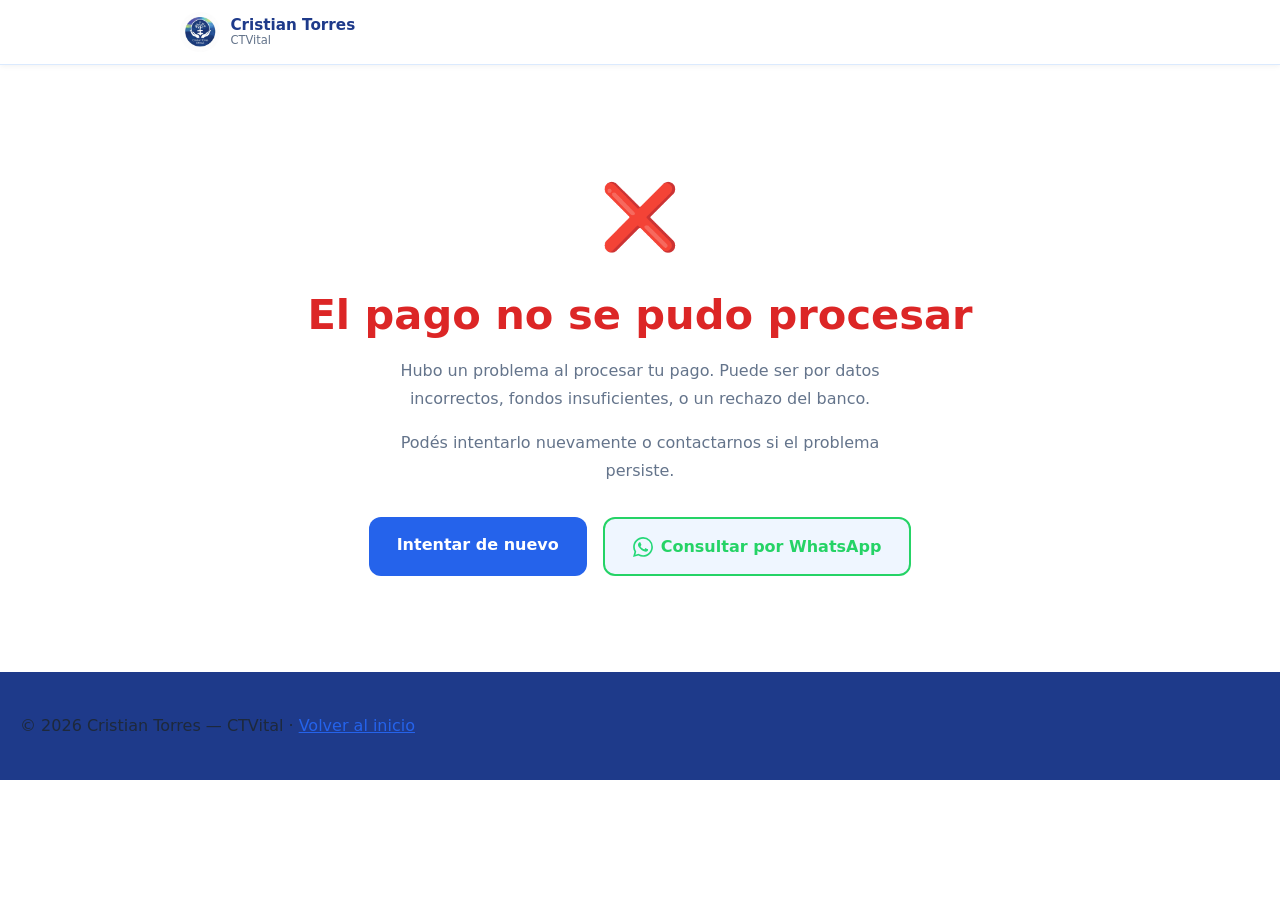
<file: pago-fallido.html>
<!DOCTYPE html>
<html lang="es">
<head>
  <meta charset="UTF-8" />
  <meta name="viewport" content="width=device-width, initial-scale=1.0" />
  <title>Pago fallido — Cristian Torres CTVital</title>
  <meta name="robots" content="noindex" />
  <link rel="icon" type="image/jpeg" href="img/logo_osqui.jpeg" />
  <link rel="stylesheet" href="css/styles.css" />
  <style>
    .status-hero {
      text-align: center;
      padding: 6rem 1.5rem;
    }
    .status-icon { font-size: 4rem; margin-bottom: 1rem; display: block; }
    .status-hero h1 { color: #dc2626; } /* rojo para fallido */
    .status-hero p { max-width: 500px; margin: 1rem auto; color: var(--color-text-light); }
    .actions { margin-top: 2rem; display: flex; gap: 1rem; justify-content: center; flex-wrap: wrap; }
  </style>
</head>
<body>

  <header>
    <div class="header-inner">
      <a href="index.html" class="logo">
        <img src="img/logo_osqui.jpeg" alt="Logo CTVital" />
        <div class="logo-text">Cristian Torres <span>CTVital</span></div>
      </a>
    </div>
  </header>

  <div class="status-hero container">
    <span class="status-icon">❌</span>
    <h1>El pago no se pudo procesar</h1>
    <p>
      Hubo un problema al procesar tu pago. Puede ser por datos
      incorrectos, fondos insuficientes, o un rechazo del banco.
    </p>
    <p>
      Podés intentarlo nuevamente o contactarnos si el problema persiste.
    </p>
    <div class="actions">
      <a href="index.html#sesion" class="btn btn-primary">Intentar de nuevo</a>
      <!-- EDITAR: reemplazá con tu número de WhatsApp -->
      <a
        href="https://wa.me/34653065171?text=Hola%20Cristian%2C%20tuve%20un%20problema%20con%20el%20pago"
        class="btn"
        style="background: var(--color-light); color: #25D366; border: 2px solid #25D366; display:inline-flex; align-items:center; gap:0.5rem;"
        target="_blank"
        rel="noopener"
      >
        <img src="img/icons/whatsapp.svg" alt="" style="width:20px;height:20px;filter:invert(62%) sepia(72%) saturate(450%) hue-rotate(95deg) brightness(95%) contrast(95%);" />
        Consultar por WhatsApp
      </a>
    </div>
  </div>

  <footer>
    <p>© 2026 Cristian Torres — CTVital · <a href="index.html">Volver al inicio</a></p>
  </footer>

</body>
</html>
</file>
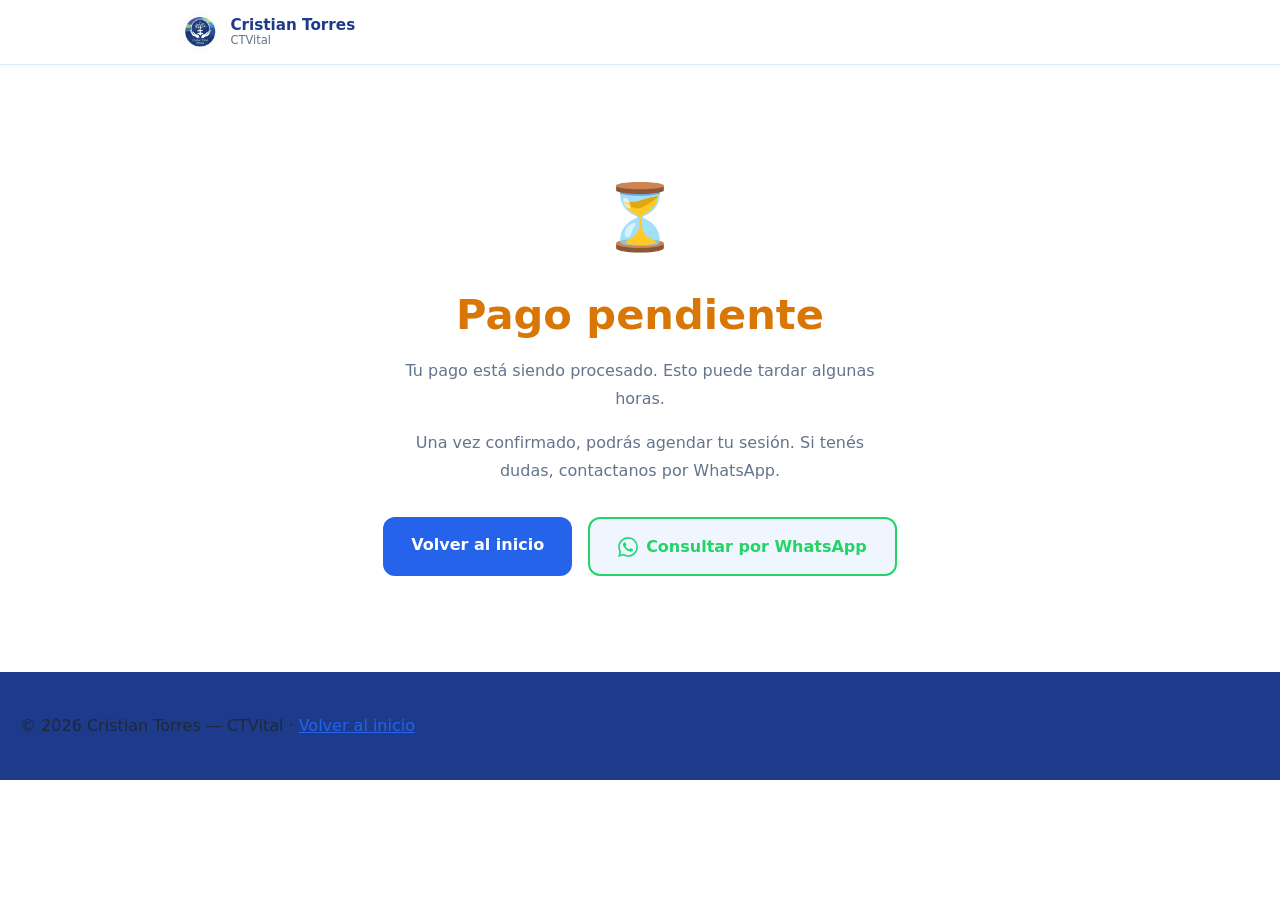
<file: pago-pendiente.html>
<!DOCTYPE html>
<html lang="es">
<head>
  <meta charset="UTF-8" />
  <meta name="viewport" content="width=device-width, initial-scale=1.0" />
  <title>Pago pendiente — Cristian Torres CTVital</title>
  <meta name="robots" content="noindex" />
  <link rel="icon" type="image/jpeg" href="img/logo_osqui.jpeg" />
  <link rel="stylesheet" href="css/styles.css" />
  <style>
    .status-hero {
      text-align: center;
      padding: 6rem 1.5rem;
    }
    .status-icon { font-size: 4rem; margin-bottom: 1rem; display: block; }
    .status-hero h1 { color: #d97706; } /* amarillo/naranja para pendiente */
    .status-hero p { max-width: 500px; margin: 1rem auto; color: var(--color-text-light); }
    .actions { margin-top: 2rem; display: flex; gap: 1rem; justify-content: center; flex-wrap: wrap; }
  </style>
</head>
<body>

  <header>
    <div class="header-inner">
      <a href="index.html" class="logo">
        <img src="img/logo_osqui.jpeg" alt="Logo CTVital" />
        <div class="logo-text">Cristian Torres <span>CTVital</span></div>
      </a>
    </div>
  </header>

  <div class="status-hero container">
    <span class="status-icon">⏳</span>
    <h1>Pago pendiente</h1>
    <p>
      Tu pago está siendo procesado. Esto puede tardar algunas horas.
    </p>
    <p>
      Una vez confirmado, podrás agendar tu sesión.
      Si tenés dudas, contactanos por WhatsApp.
    </p>
    <div class="actions">
      <a href="index.html" class="btn btn-primary">Volver al inicio</a>
      <!-- EDITAR: reemplazá con tu número de WhatsApp -->
      <a
        href="https://wa.me/34653065171?text=Hola%20Cristian%2C%20mi%20pago%20quedó%20pendiente"
        class="btn"
        style="background: var(--color-light); color: #25D366; border: 2px solid #25D366; display:inline-flex; align-items:center; gap:0.5rem;"
        target="_blank"
        rel="noopener"
      >
        <img src="img/icons/whatsapp.svg" alt="" style="width:20px;height:20px;filter:invert(62%) sepia(72%) saturate(450%) hue-rotate(95deg) brightness(95%) contrast(95%);" />
        Consultar por WhatsApp
      </a>
    </div>
  </div>

  <footer>
    <p>© 2026 Cristian Torres — CTVital · <a href="index.html">Volver al inicio</a></p>
  </footer>

</body>
</html>
</file>
<file: css/styles.css>
/* ============================================================
   CTVITAL — ESTILOS PRINCIPALES
   Para editar colores principales, cambiá las variables en :root
   ============================================================ */

:root {
  --color-primary:    #1e3a8a; /* azul marino del logo */
  --color-secondary:  #2563eb; /* azul medio */
  --color-accent:     #0ea5e9; /* teal/celeste */
  --color-light:      #eff6ff; /* fondo muy claro azulado */
  --color-white:      #ffffff;
  --color-text:       #1e293b;
  --color-text-light: #64748b;
  --color-border:     #dbeafe;
  --color-green:      #65a30d; /* verde del logo */

  --font-main: 'Segoe UI', system-ui, sans-serif;
  --max-width: 640px;
  --radius: 12px;
}

/* ---- Reset básico ---- */
*, *::before, *::after { box-sizing: border-box; margin: 0; padding: 0; }
html { scroll-behavior: smooth; }
body {
  font-family: var(--font-main);
  color: var(--color-text);
  background: var(--color-white);
  line-height: 1.75;
}
img { max-width: 100%; height: auto; display: block; }
a { color: var(--color-secondary); }
a:hover { color: var(--color-primary); }


/* ============================================================
   HEADER / NAV
   ============================================================ */
header {
  position: sticky;
  top: 0;
  z-index: 100;
  background: var(--color-white);
  border-bottom: 1px solid var(--color-border);
  box-shadow: 0 1px 6px rgba(0,0,0,0.06);
}

.header-inner {
  max-width: var(--max-width);
  margin: 0 auto;
  padding: 0 1.25rem;
  height: 64px;
  display: flex;
  align-items: center;
  justify-content: space-between;
}

.logo {
  display: flex;
  align-items: center;
  gap: 0.65rem;
  text-decoration: none;
}

.logo img {
  width: 40px;
  height: 40px;
  border-radius: 50%;
  object-fit: cover;
}

.logo-text {
  font-size: 0.95rem;
  font-weight: 700;
  color: var(--color-primary);
  line-height: 1.2;
}

.logo-text span {
  display: block;
  font-size: 0.72rem;
  font-weight: 400;
  color: var(--color-text-light);
}

nav ul {
  list-style: none;
  display: flex;
  gap: 1.5rem;
}

nav a {
  text-decoration: none;
  font-size: 0.875rem;
  font-weight: 500;
  color: var(--color-text);
  transition: color 0.2s;
}

nav a:hover { color: var(--color-secondary); }

/* Botón hamburguesa */
.menu-toggle {
  display: none;
  flex-direction: column;
  gap: 5px;
  cursor: pointer;
  background: none;
  border: none;
  padding: 4px;
}

.menu-toggle span {
  display: block;
  width: 24px;
  height: 2px;
  background: var(--color-primary);
  border-radius: 2px;
  transition: all 0.3s;
}


/* ============================================================
   SECCIONES — estructura general
   ============================================================ */
section {
  padding: 3.5rem 1.25rem;
}

.container {
  max-width: var(--max-width);
  margin: 0 auto;
}

.section-label {
  font-size: 0.75rem;
  font-weight: 700;
  letter-spacing: 0.12em;
  text-transform: uppercase;
  color: var(--color-accent);
  margin-bottom: 0.4rem;
}

h1, h2, h3 {
  color: var(--color-primary);
  line-height: 1.25;
}

h1 { font-size: clamp(2rem, 8vw, 2.6rem); margin-bottom: 0.5rem; }
h2 { font-size: clamp(1.4rem, 6vw, 1.8rem); margin-bottom: 1.25rem; }
h3 { font-size: 1.1rem; margin-bottom: 0.75rem; margin-top: 2rem; }

p { margin-bottom: 1rem; color: var(--color-text); }
p:last-child { margin-bottom: 0; }


/* ============================================================
   FOTO DE SECCIÓN (full-width encima del texto)
   ============================================================ */
.section-foto {
  width: 100%;
  aspect-ratio: 4 / 3;
  overflow: hidden;
}

.section-foto img {
  width: 100%;
  height: 100%;
  object-fit: cover;
}

.foto-placeholder {
  background: linear-gradient(135deg, #cffafe, #a5f3fc, #e0f2fe);
  display: flex;
  align-items: center;
  justify-content: center;
  color: var(--color-secondary);
  font-size: 0.9rem;
  font-weight: 500;
}


/* ============================================================
   HERO
   ============================================================ */
.hero {
  background: var(--color-light);
  padding: 3rem 1.25rem 0;
}

.hero-banner {
  background: var(--color-white);
  display: flex;
  justify-content: center;
  align-items: center;
  padding: 2rem 1.25rem;
  border-bottom: 1px solid var(--color-border);
}

.hero-banner img {
  width: 130px;
  height: 130px;
  border-radius: 50%;
  object-fit: cover;
}

.hero h1 {
  color: var(--color-primary);
  margin-bottom: 0.25rem;
}

.hero-subtitle {
  font-size: 1rem;
  color: var(--color-secondary);
  font-weight: 600;
  margin-bottom: 0.5rem;
}

.hero-lead {
  font-size: 0.95rem;
  color: var(--color-text-light);
  margin-bottom: 0.25rem;
}

.hero-lead2 {
  font-size: 1.1rem;
  font-weight: 600;
  color: var(--color-text);
  margin-bottom: 1.75rem;
}

.hero-foto {
  margin-top: 2rem;
  max-width: 220px;
  margin-left: auto;
  margin-right: auto;
}

.hero-foto img {
  width: 100%;
  height: auto;
  border-radius: var(--radius);
  display: block;
}


/* ============================================================
   BOTONES
   ============================================================ */
.btn {
  display: inline-block;
  padding: 0.85rem 1.75rem;
  border-radius: var(--radius);
  font-weight: 700;
  font-size: 1rem;
  text-decoration: none;
  transition: all 0.2s;
  cursor: pointer;
  border: none;
}

.btn-primary {
  background: var(--color-secondary);
  color: var(--color-white);
}

.btn-primary:hover {
  background: var(--color-primary);
  color: var(--color-white);
  transform: translateY(-2px);
  box-shadow: 0 6px 20px rgba(8,145,178,0.35);
}

/* Botón Mercado Pago */
.btn-mp {
  background: #009ee3;
  color: var(--color-white);
  font-size: 1.05rem;
  padding: 1rem 2rem;
  border-radius: var(--radius);
  display: inline-flex;
  align-items: center;
  gap: 0.6rem;
  text-decoration: none;
  font-weight: 700;
  transition: all 0.2s;
  width: 100%;
  justify-content: center;
  margin-top: 0.5rem;
}

.btn-mp:hover {
  background: #007ab8;
  color: var(--color-white);
  transform: translateY(-2px);
  box-shadow: 0 6px 20px rgba(0,158,227,0.4);
}


/* ============================================================
   CITAS Y BLOQUES DESTACADOS
   ============================================================ */
.quote-block {
  border-left: 4px solid var(--color-accent);
  padding: 1rem 1.25rem;
  background: var(--color-light);
  border-radius: 0 var(--radius) var(--radius) 0;
  margin: 1.5rem 0;
  font-style: italic;
  color: var(--color-text-light);
  line-height: 1.7;
}

.quote-inline {
  border-left: 3px solid var(--color-accent);
  padding: 0.6rem 1rem;
  margin: 1rem 0;
  font-style: italic;
  color: var(--color-primary);
  font-weight: 600;
}

.destacado {
  font-weight: 700;
  font-size: 1.05rem;
  color: var(--color-primary);
  padding: 0.75rem 0;
  border-top: 1px solid var(--color-border);
  border-bottom: 1px solid var(--color-border);
  margin: 1.25rem 0;
}

.quote-section {
  background: var(--color-primary);
  padding: 3rem 1.25rem;
}

.quote-section blockquote {
  max-width: var(--max-width);
  margin: 0 auto;
  color: rgba(255,255,255,0.9);
  font-size: 1.15rem;
  line-height: 1.7;
  text-align: center;
}


/* ============================================================
   SECCIONES ALTERNADAS
   ============================================================ */
#que-es   { background: var(--color-white); }
#historia { background: var(--color-light); padding-top: 0; }
#para-quien { background: var(--color-white); padding-top: 0; }
#como     { background: var(--color-light); padding-top: 0; }
#esperar  { background: var(--color-white); padding-top: 0; }
#sesion   { background: var(--color-primary); }
#sesion .section-label { color: rgba(255,255,255,0.6); }
#sesion h2 { color: var(--color-white); }
#sesion p  { color: rgba(255,255,255,0.8); }


/* ============================================================
   PARA QUIÉN ES — checklist
   ============================================================ */
.check-list {
  list-style: none;
  margin-top: 1.25rem;
  display: flex;
  flex-direction: column;
  gap: 1rem;
}

.check-list li {
  display: flex;
  flex-direction: column;
  gap: 0.25rem;
  padding: 1rem 1.25rem;
  background: var(--color-light);
  border-radius: var(--radius);
  border-left: 3px solid var(--color-accent);
}

.check-list li strong {
  color: var(--color-primary);
  font-size: 0.95rem;
}

.check-list li span {
  color: var(--color-text-light);
  font-size: 0.9rem;
}


/* ============================================================
   CÓMO LO HACEMOS
   ============================================================ */
.ser-hacer-tener {
  display: flex;
  flex-direction: column;
  align-items: flex-start;
  gap: 0.25rem;
  margin: 1.5rem 0;
  padding: 1.25rem;
  background: var(--color-white);
  border-radius: var(--radius);
  border: 1px solid var(--color-border);
}

.sht-item {
  font-size: 1rem;
  color: var(--color-text);
}

.sht-item strong {
  color: var(--color-primary);
  font-size: 1.05rem;
}

.sht-arrow {
  color: var(--color-accent);
  font-size: 1.1rem;
  line-height: 1;
  padding: 0.1rem 0;
}

.hhh-block {
  background: var(--color-white);
  border-radius: var(--radius);
  border: 1px solid var(--color-border);
  padding: 1.25rem;
  margin: 1.5rem 0;
}

.hhh-sigla {
  font-size: 1.3rem;
  font-weight: 800;
  color: var(--color-primary);
  letter-spacing: 0.2em;
  margin-bottom: 0.25rem;
}

.hhh-nombres {
  font-size: 0.85rem;
  font-weight: 600;
  color: var(--color-secondary);
  text-transform: uppercase;
  letter-spacing: 0.08em;
  margin-bottom: 0.75rem;
}

.acuerdos-list {
  list-style: none;
  display: flex;
  flex-direction: column;
  gap: 0.75rem;
  margin: 1rem 0 1.5rem;
}

.acuerdos-list li {
  display: flex;
  flex-direction: column;
  gap: 0.2rem;
  padding: 0.9rem 1.1rem;
  background: var(--color-white);
  border-radius: var(--radius);
  border-left: 3px solid var(--color-secondary);
}

.acuerdos-list li strong {
  color: var(--color-primary);
  font-size: 0.9rem;
}

.acuerdos-list li span {
  color: var(--color-text-light);
  font-size: 0.875rem;
}


/* ============================================================
   QUÉ ESPERAR — pasos
   ============================================================ */
.pasos {
  display: flex;
  flex-direction: column;
  gap: 1rem;
  margin: 1.5rem 0;
}

.paso {
  display: flex;
  align-items: flex-start;
  gap: 1rem;
  padding: 1rem 1.25rem;
  background: var(--color-light);
  border-radius: var(--radius);
}

.paso-num {
  flex-shrink: 0;
  width: 32px;
  height: 32px;
  background: var(--color-secondary);
  color: var(--color-white);
  border-radius: 50%;
  display: flex;
  align-items: center;
  justify-content: center;
  font-weight: 800;
  font-size: 0.9rem;
}

.paso p {
  margin: 0;
  padding-top: 0.35rem;
  color: var(--color-text);
  font-size: 0.95rem;
}

.sesion-nota {
  font-size: 0.9rem;
  color: var(--color-text-light);
  font-style: italic;
  padding-top: 0.5rem;
}


/* ============================================================
   RESERVA / PRECIOS
   ============================================================ */
.precios {
  display: flex;
  flex-direction: column;
  gap: 0;
  margin: 1.75rem 0;
  background: rgba(255,255,255,0.1);
  border: 1px solid rgba(255,255,255,0.2);
  border-radius: var(--radius);
  overflow: hidden;
}

.precio-item {
  padding: 1.25rem 1.5rem;
}

.precio-divider {
  height: 1px;
  background: rgba(255,255,255,0.15);
}

.precio-region {
  font-size: 0.75rem;
  font-weight: 700;
  text-transform: uppercase;
  letter-spacing: 0.1em;
  color: rgba(255,255,255,0.5) !important;
  margin-bottom: 0.25rem;
}

.precio-valor {
  font-size: 1.75rem;
  font-weight: 800;
  color: var(--color-green) !important;
  line-height: 1;
  margin-bottom: 0.25rem;
}

.precio-detalle {
  font-size: 0.8rem;
  color: rgba(255,255,255,0.5) !important;
  margin: 0;
}

.reserva-quote {
  font-style: italic;
  color: rgba(255,255,255,0.7);
  font-size: 0.95rem;
  text-align: center;
  padding: 1rem 0 1.25rem;
  line-height: 1.6;
}

.sandbox-note {
  font-size: 0.72rem;
  color: rgba(255,255,255,0.35);
  margin-top: 0.5rem;
  text-align: center;
}

.sandbox-note code {
  background: rgba(255,255,255,0.1);
  padding: 0.1em 0.4em;
  border-radius: 4px;
}

.btn-bizum {
  background: var(--color-white);
  color: var(--color-primary);
  font-size: 1.05rem;
  padding: 1rem 2rem;
  border-radius: var(--radius);
  display: inline-flex;
  align-items: center;
  justify-content: center;
  gap: 0.6rem;
  text-decoration: none;
  font-weight: 700;
  width: 100%;
  margin-top: 0.5rem;
  transition: all 0.2s;
}

.btn-bizum:hover {
  background: var(--color-light);
  color: var(--color-primary);
  transform: translateY(-2px);
}

.bizum-info {
  margin-top: 1rem;
  font-size: 0.9rem;
  color: rgba(255,255,255,0.7) !important;
  line-height: 1.6;
}

.bizum-info strong {
  color: var(--color-white);
  font-size: 1rem;
}


/* ============================================================
   FOOTER
   ============================================================ */
footer {
  background: var(--color-primary);
  padding: 2.5rem 1.25rem;
}

.footer-inner {
  max-width: var(--max-width);
  margin: 0 auto;
  display: flex;
  flex-direction: column;
  gap: 1.75rem;
}

.footer-brand {
  display: flex;
  flex-direction: column;
  gap: 0.25rem;
}

.footer-brand strong {
  color: var(--color-white);
  font-size: 1.05rem;
}

.footer-brand span {
  color: rgba(255,255,255,0.6);
  font-size: 0.875rem;
}

.footer-tagline {
  margin-top: 0.25rem;
  line-height: 1.5 !important;
}

.footer-copy {
  font-size: 0.8rem;
  color: rgba(255,255,255,0.4);
  margin: 0;
}

.footer-copy a { color: rgba(255,255,255,0.6); }


/* ============================================================
   CONTACTO — íconos de redes sociales
   ============================================================ */
.contact-links {
  display: flex;
  flex-wrap: nowrap;
  gap: 0.5rem;
}

.contact-link {
  display: inline-flex;
  align-items: center;
  gap: 0.4rem;
  padding: 0.5rem 0.75rem;
  border-radius: var(--radius);
  text-decoration: none;
  font-weight: 600;
  font-size: 0.78rem;
  border: 2px solid;
  transition: all 0.2s;
}

.contact-link:hover {
  transform: translateY(-2px);
  box-shadow: 0 4px 14px rgba(0,0,0,0.15);
}

.contact-icon {
  width: 18px;
  height: 18px;
  flex-shrink: 0;
}

/* WhatsApp */
.contact-link--whatsapp {
  border-color: #25D366;
  color: #25D366;
}
.contact-link--whatsapp .contact-icon {
  filter: invert(62%) sepia(72%) saturate(450%) hue-rotate(95deg) brightness(95%) contrast(95%);
}
.contact-link--whatsapp:hover {
  background: #25D366;
  color: var(--color-white);
}
.contact-link--whatsapp:hover .contact-icon { filter: brightness(0) invert(1); }

/* Instagram */
.contact-link--instagram {
  border-color: #E1306C;
  color: #E1306C;
}
.contact-link--instagram .contact-icon {
  filter: invert(27%) sepia(75%) saturate(1200%) hue-rotate(310deg) brightness(95%) contrast(95%);
}
.contact-link--instagram:hover {
  background: linear-gradient(45deg, #f09433, #e6683c, #dc2743, #cc2366, #bc1888);
  border-color: transparent;
  color: var(--color-white);
}
.contact-link--instagram:hover .contact-icon { filter: brightness(0) invert(1); }

/* Mail */
.contact-link--mail {
  border-color: rgba(255,255,255,0.4);
  color: rgba(255,255,255,0.8);
}
.contact-link--mail .contact-icon {
  filter: brightness(0) invert(0.8);
}
.contact-link--mail:hover {
  background: rgba(255,255,255,0.1);
  color: var(--color-white);
}
.contact-link--mail:hover .contact-icon { filter: brightness(0) invert(1); }


/* ============================================================
   RESPONSIVE — MOBILE
   ============================================================ */
@media (max-width: 680px) {
  nav ul { display: none; }
  nav ul.open { display: flex; }

  .menu-toggle { display: flex; }

  nav { position: relative; }

  nav ul.open {
    position: absolute;
    top: 64px;
    left: -1.25rem;
    right: -1.25rem;
    flex-direction: column;
    background: var(--color-white);
    border-bottom: 1px solid var(--color-border);
    padding: 1rem 1.25rem;
    gap: 0.75rem;
    box-shadow: 0 4px 12px rgba(0,0,0,0.08);
  }
}


/* ============================================================
   RESPONSIVE — DESKTOP
   ============================================================ */
@media (min-width: 768px) {

  /* Más espacio en secciones */
  section { padding: 5rem 2rem; }

  .hero-banner {
    padding: 1.75rem 2rem;
  }
  .quote-section { padding: 4rem 2rem; }

  /* Las fotos de sección se limitan al ancho del contenido,
     no se expanden a todo el viewport */
  .section-foto {
    max-width: 860px;
    margin: 0 auto;
    aspect-ratio: 21 / 9;
    border-radius: var(--radius);
  }

  /* Secciones con foto: la foto queda arriba pero contenida */
  #historia,
  #para-quien,
  #como,
  #esperar {
    padding-top: 2rem;
  }

  /* Hero en desktop: dos columnas (texto izquierda, foto derecha) */
  .hero {
    padding: 0;
    display: flex;
    justify-content: center;
    overflow: hidden;
    max-height: 520px;
  }

  .hero .container {
    flex: 1;
    max-width: 520px;
    padding: 4rem 2rem 4rem 2rem;
    display: flex;
    flex-direction: column;
    justify-content: center;
  }

  .hero-foto {
    flex: 0 0 300px;
    margin: 0;
    align-self: center;
  }

  .hero-foto img {
    width: 300px;
    height: 380px;
    object-fit: cover;
    border-radius: var(--radius);
    object-position: center top;
  }

  /* Contenedores más anchos en desktop */
  .container    { max-width: 860px; }
  .header-inner { max-width: 960px; }
  .footer-inner { max-width: 860px; }

  /* Botón de pago: no ocupa todo el ancho */
  .btn-mp {
    width: auto;
    display: inline-flex;
  }

  /* Precios en fila */
  .precios {
    flex-direction: row;
  }

  .precio-divider {
    width: 1px;
    height: auto;
    background: rgba(255,255,255,0.15);
  }

  .precio-item {
    flex: 1;
  }

  /* Pasos en fila */
  .pasos {
    flex-direction: row;
    gap: 1.25rem;
  }

  .paso {
    flex: 1;
    flex-direction: column;
    align-items: flex-start;
  }

  /* Acuerdos en grilla 2x2 */
  .acuerdos-list {
    display: grid;
    grid-template-columns: 1fr 1fr;
    gap: 0.75rem;
  }

  /* Check-list en 3 columnas */
  .check-list {
    flex-direction: row;
    align-items: stretch;
  }

  .check-list li {
    flex: 1;
  }

  /* Footer en fila */
  .footer-inner {
    flex-direction: row;
    justify-content: space-between;
    align-items: flex-start;
    flex-wrap: wrap;
    gap: 2rem;
  }

  .footer-brand {
    flex: 1;
    min-width: 200px;
  }

  .footer-copy {
    width: 100%;
    margin-top: 0.5rem;
  }
}
</file>
